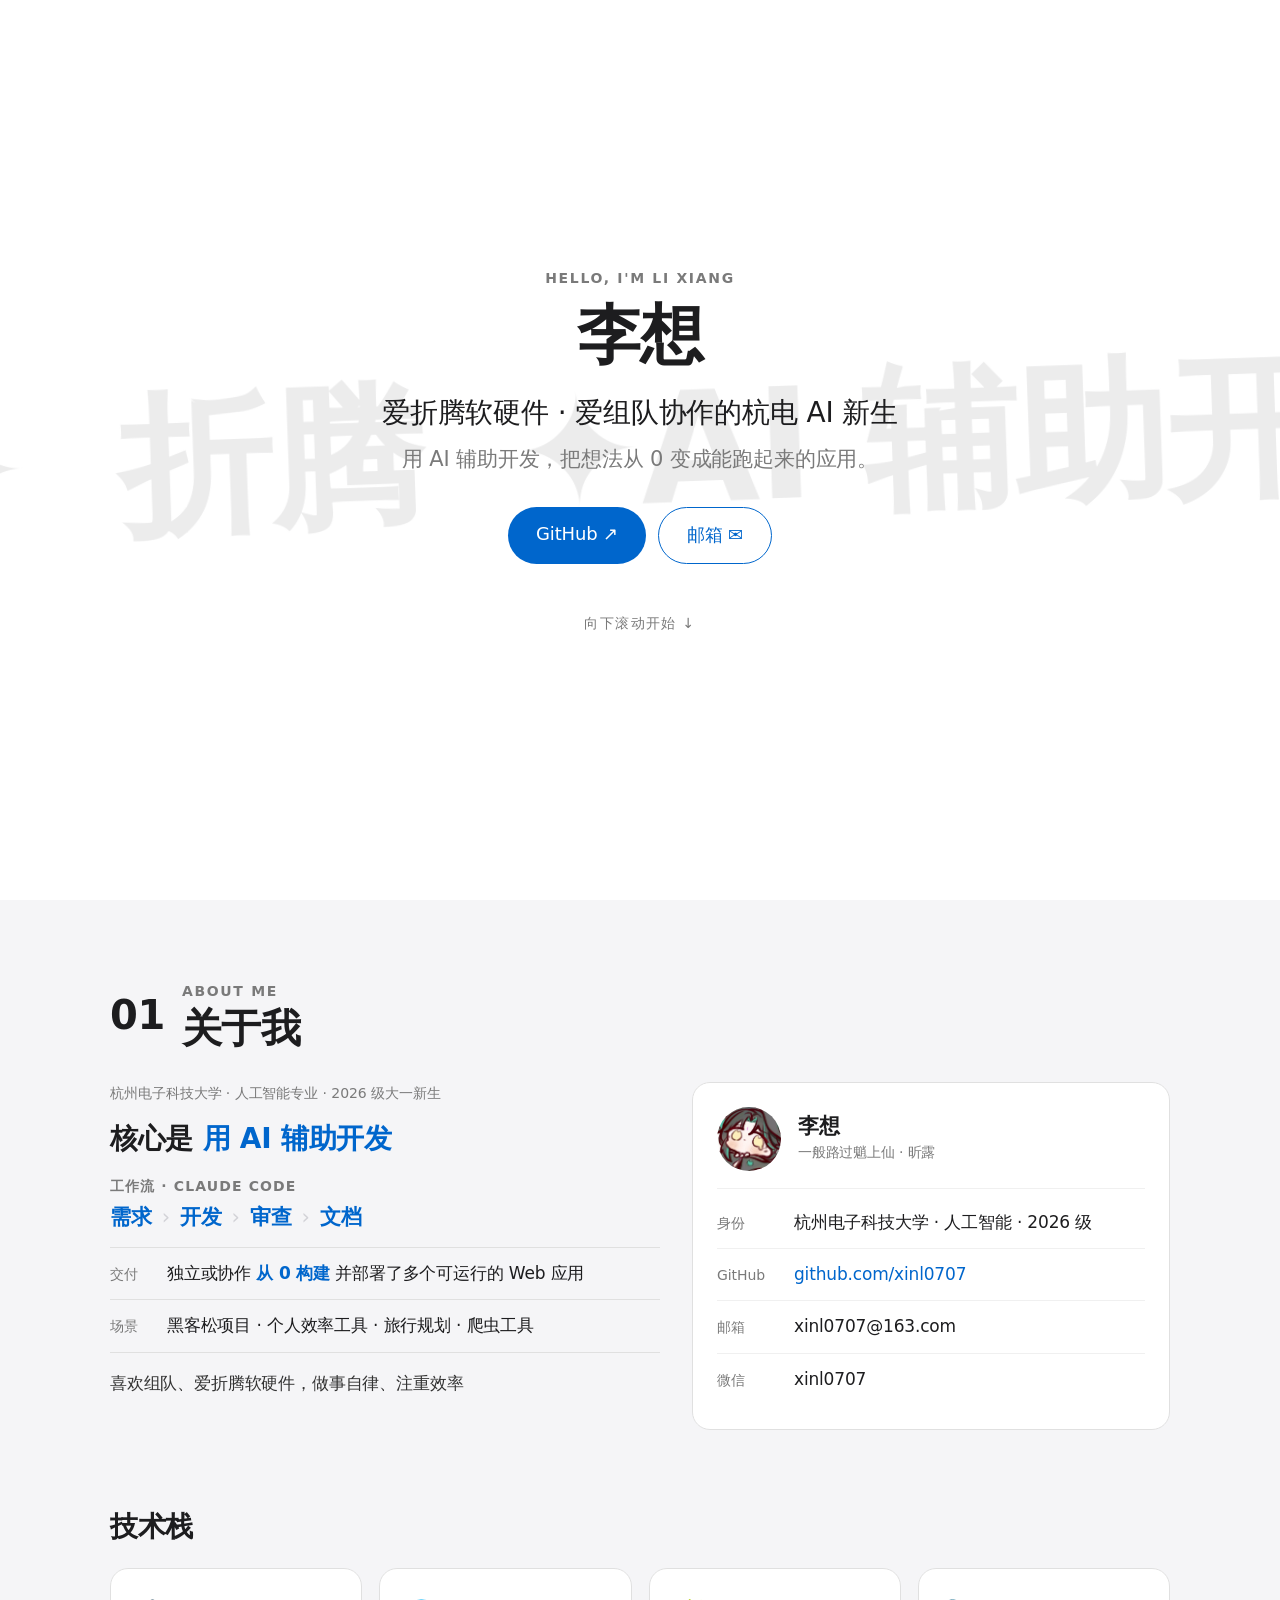
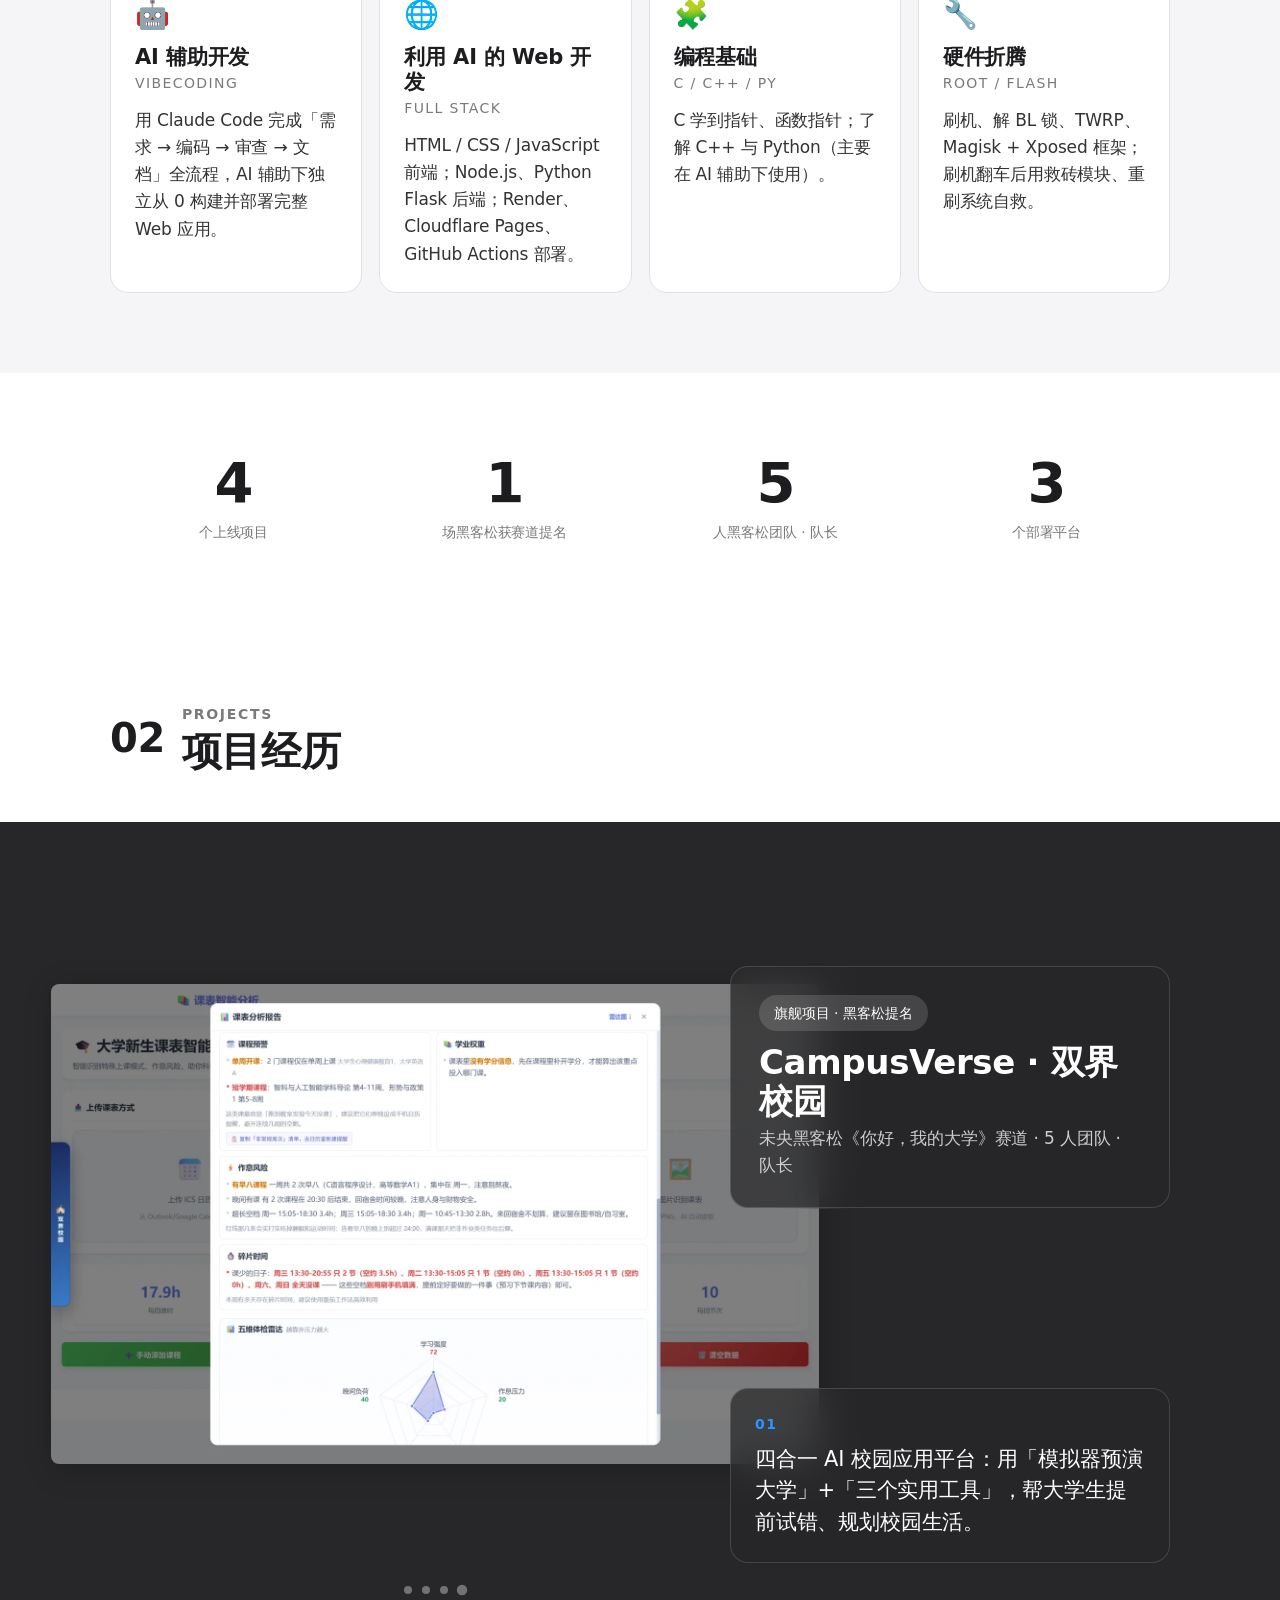
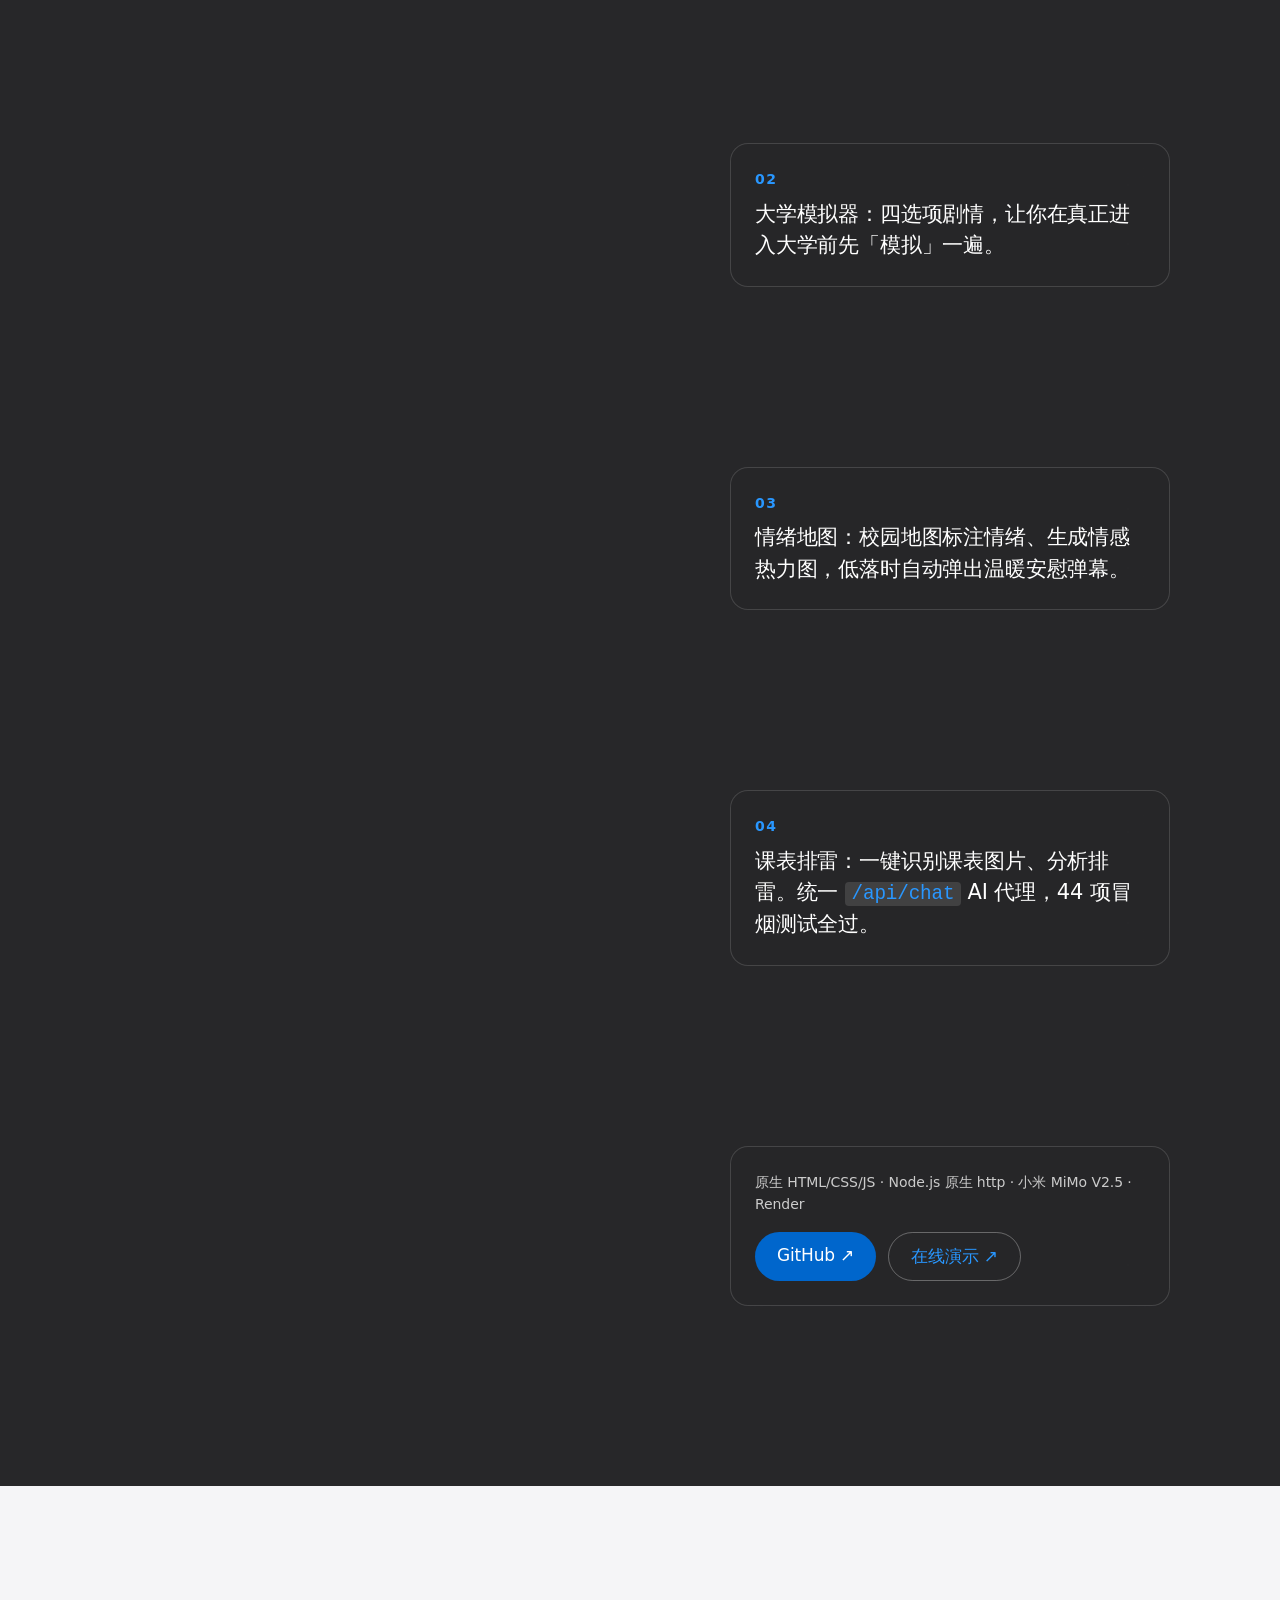
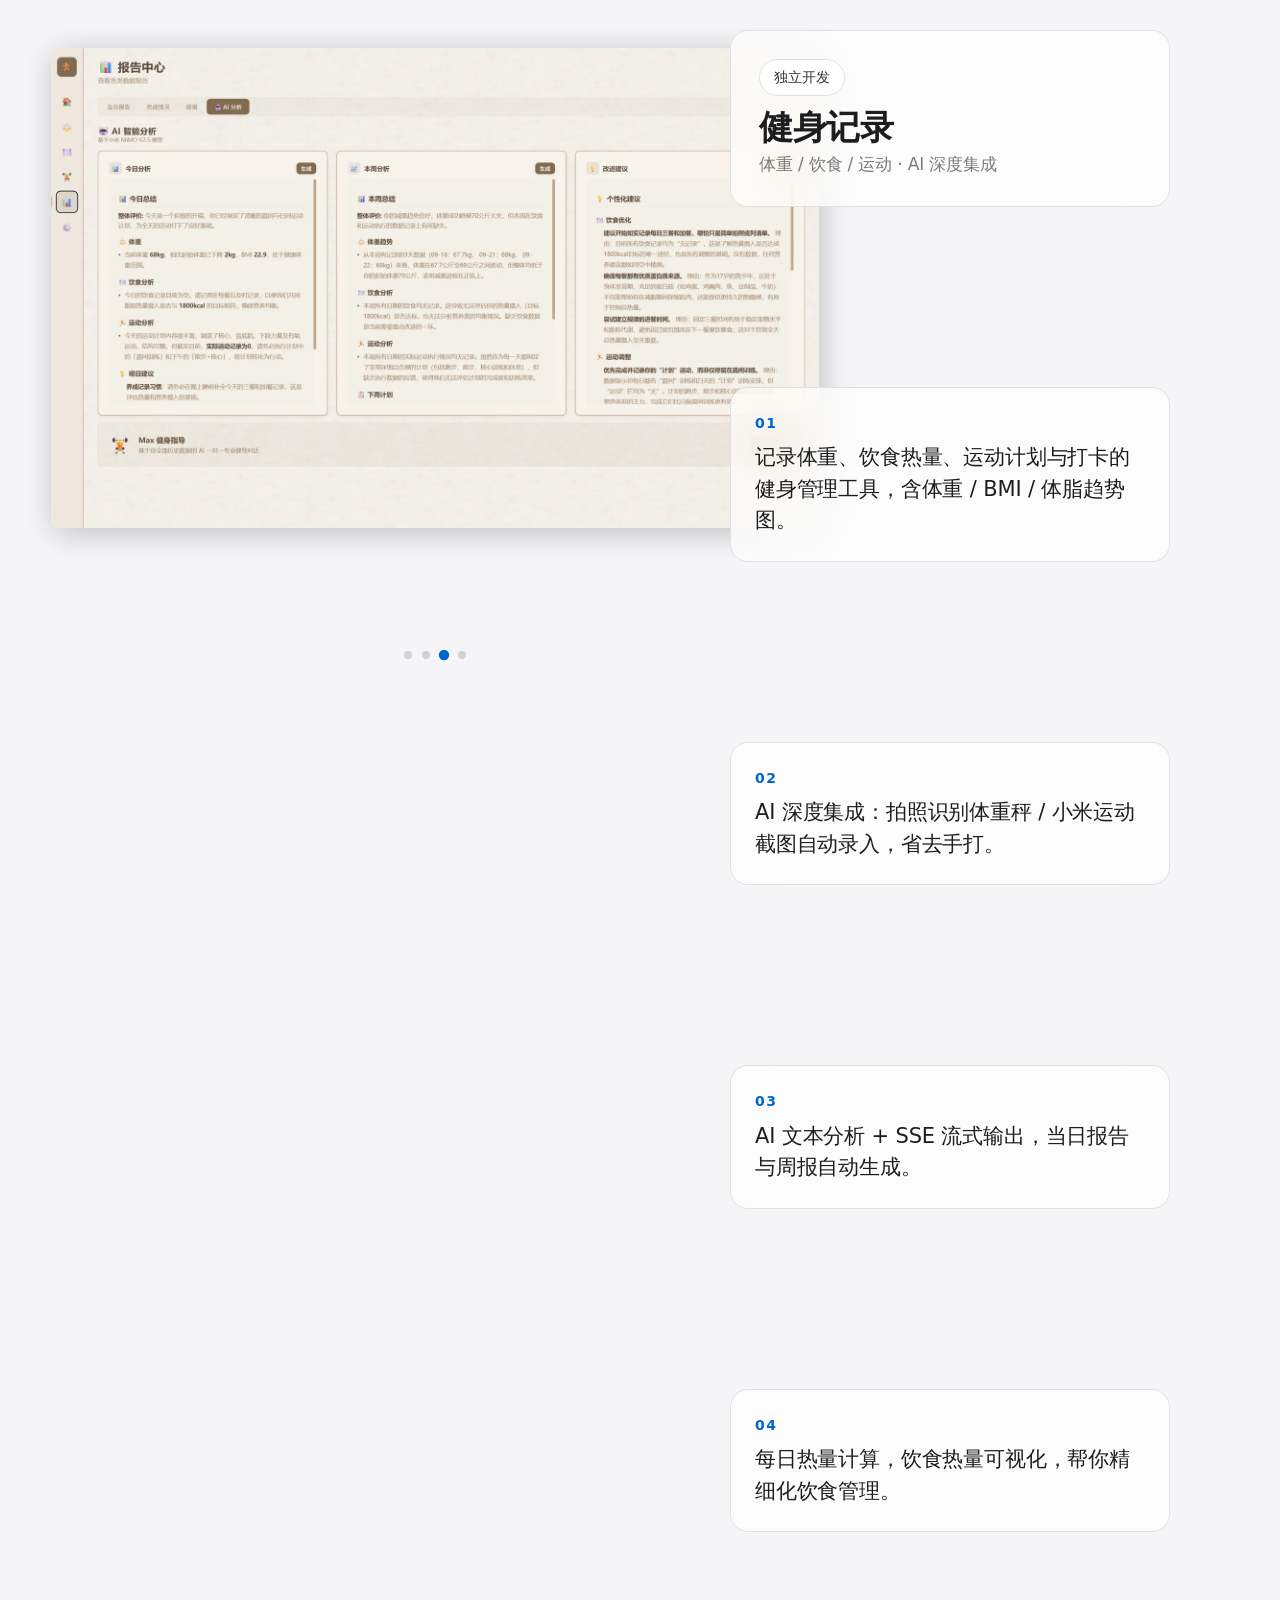
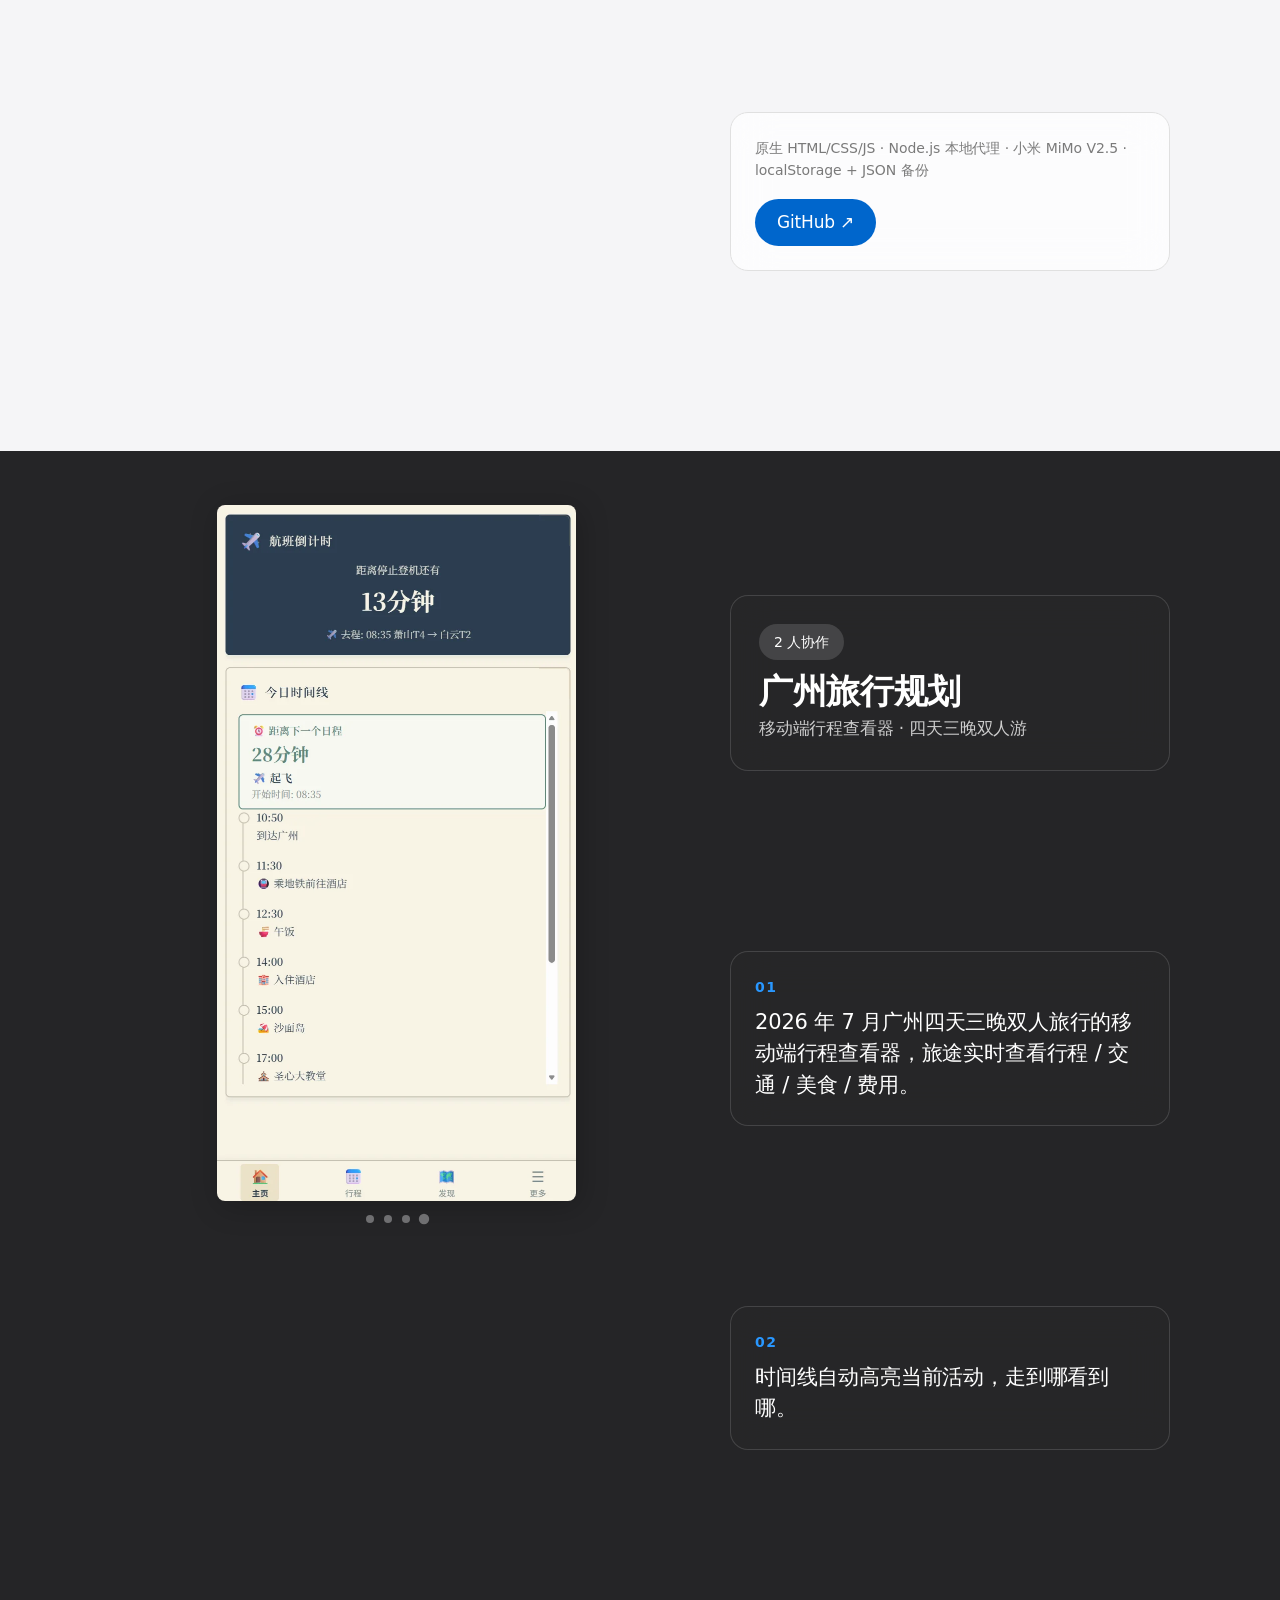
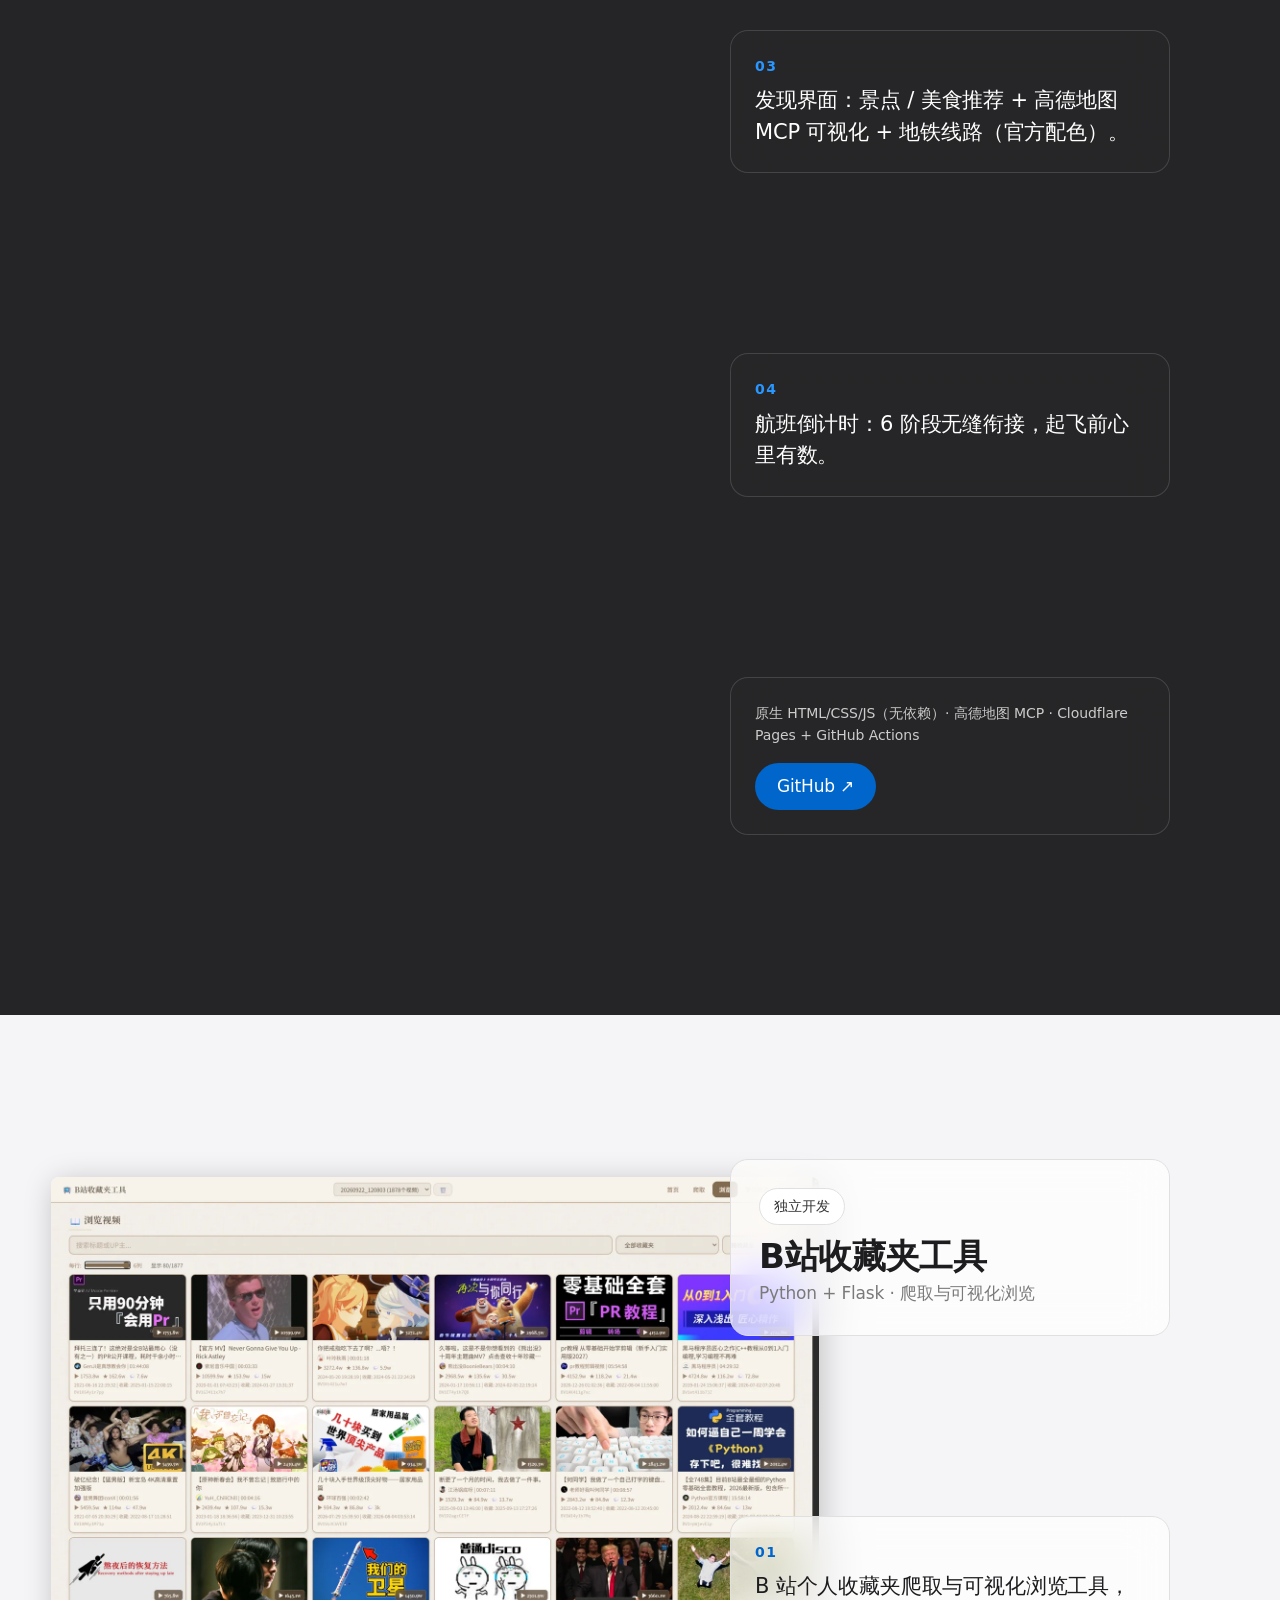
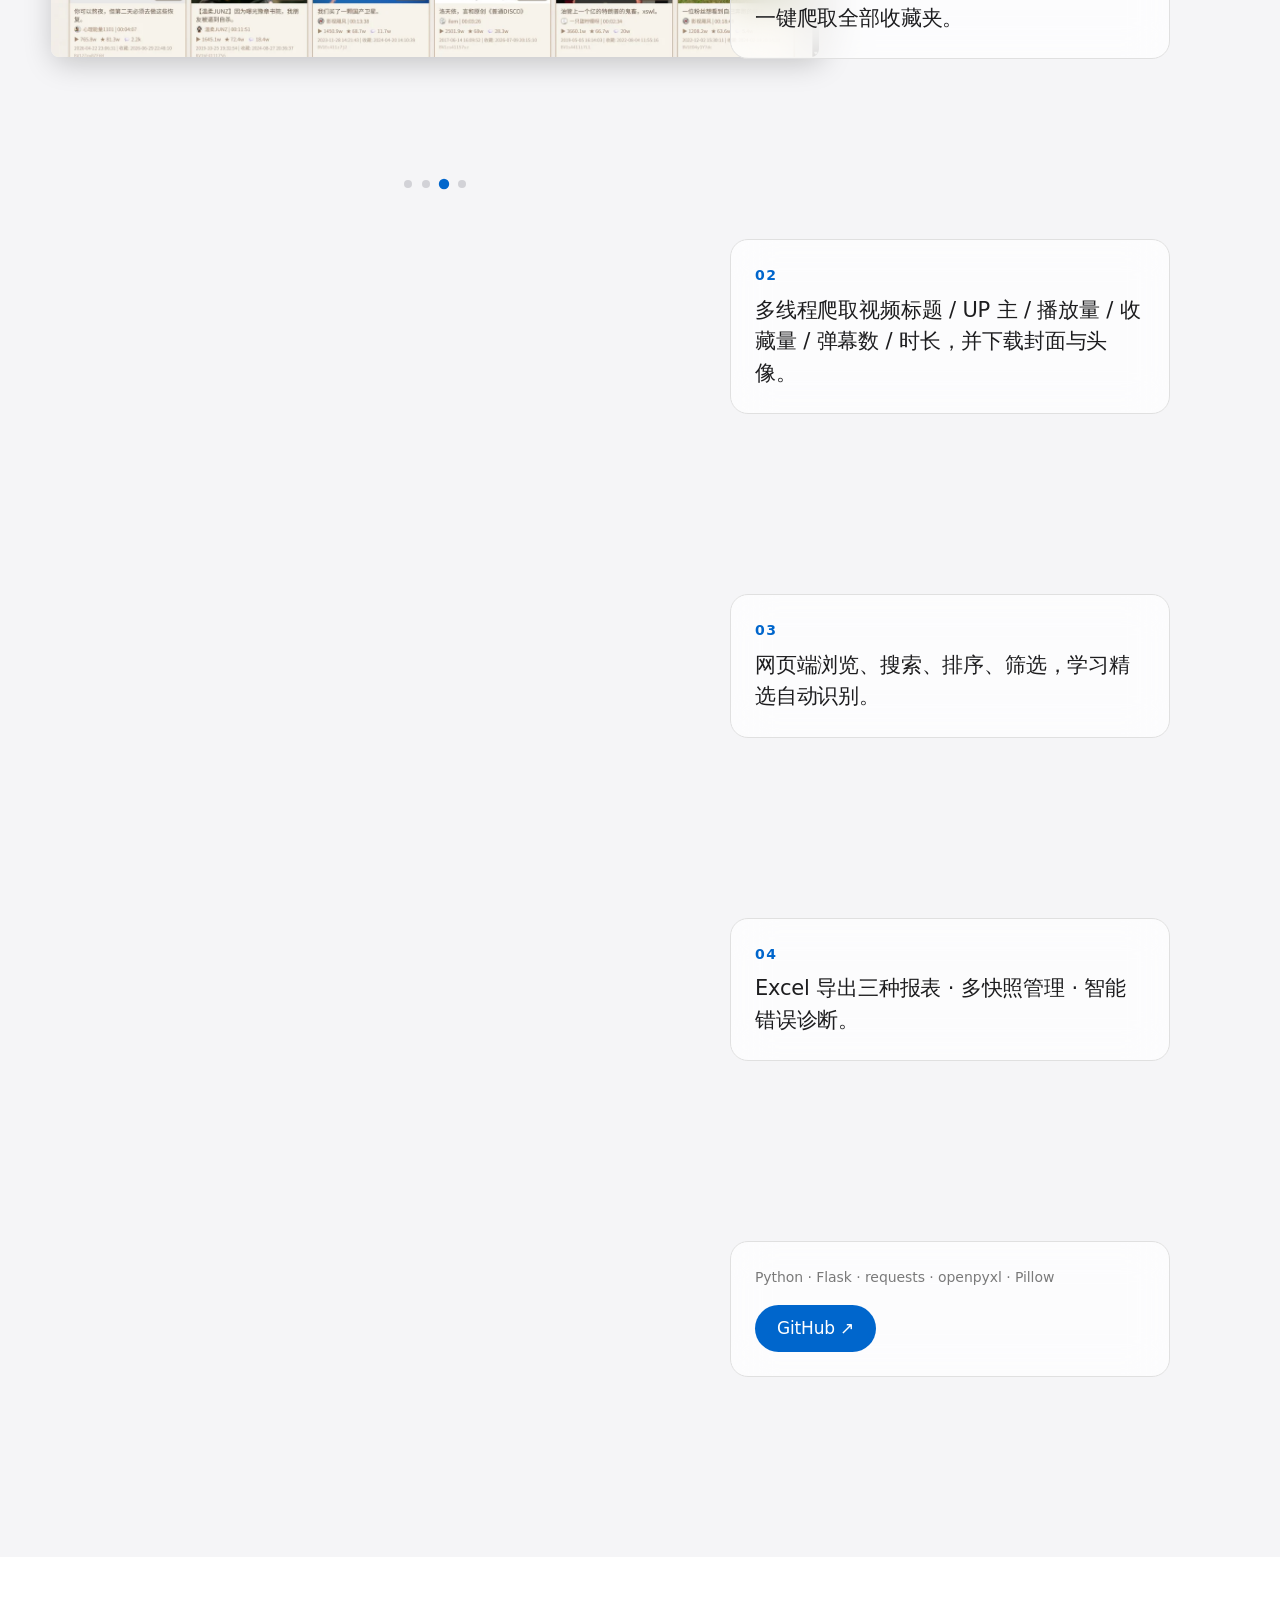
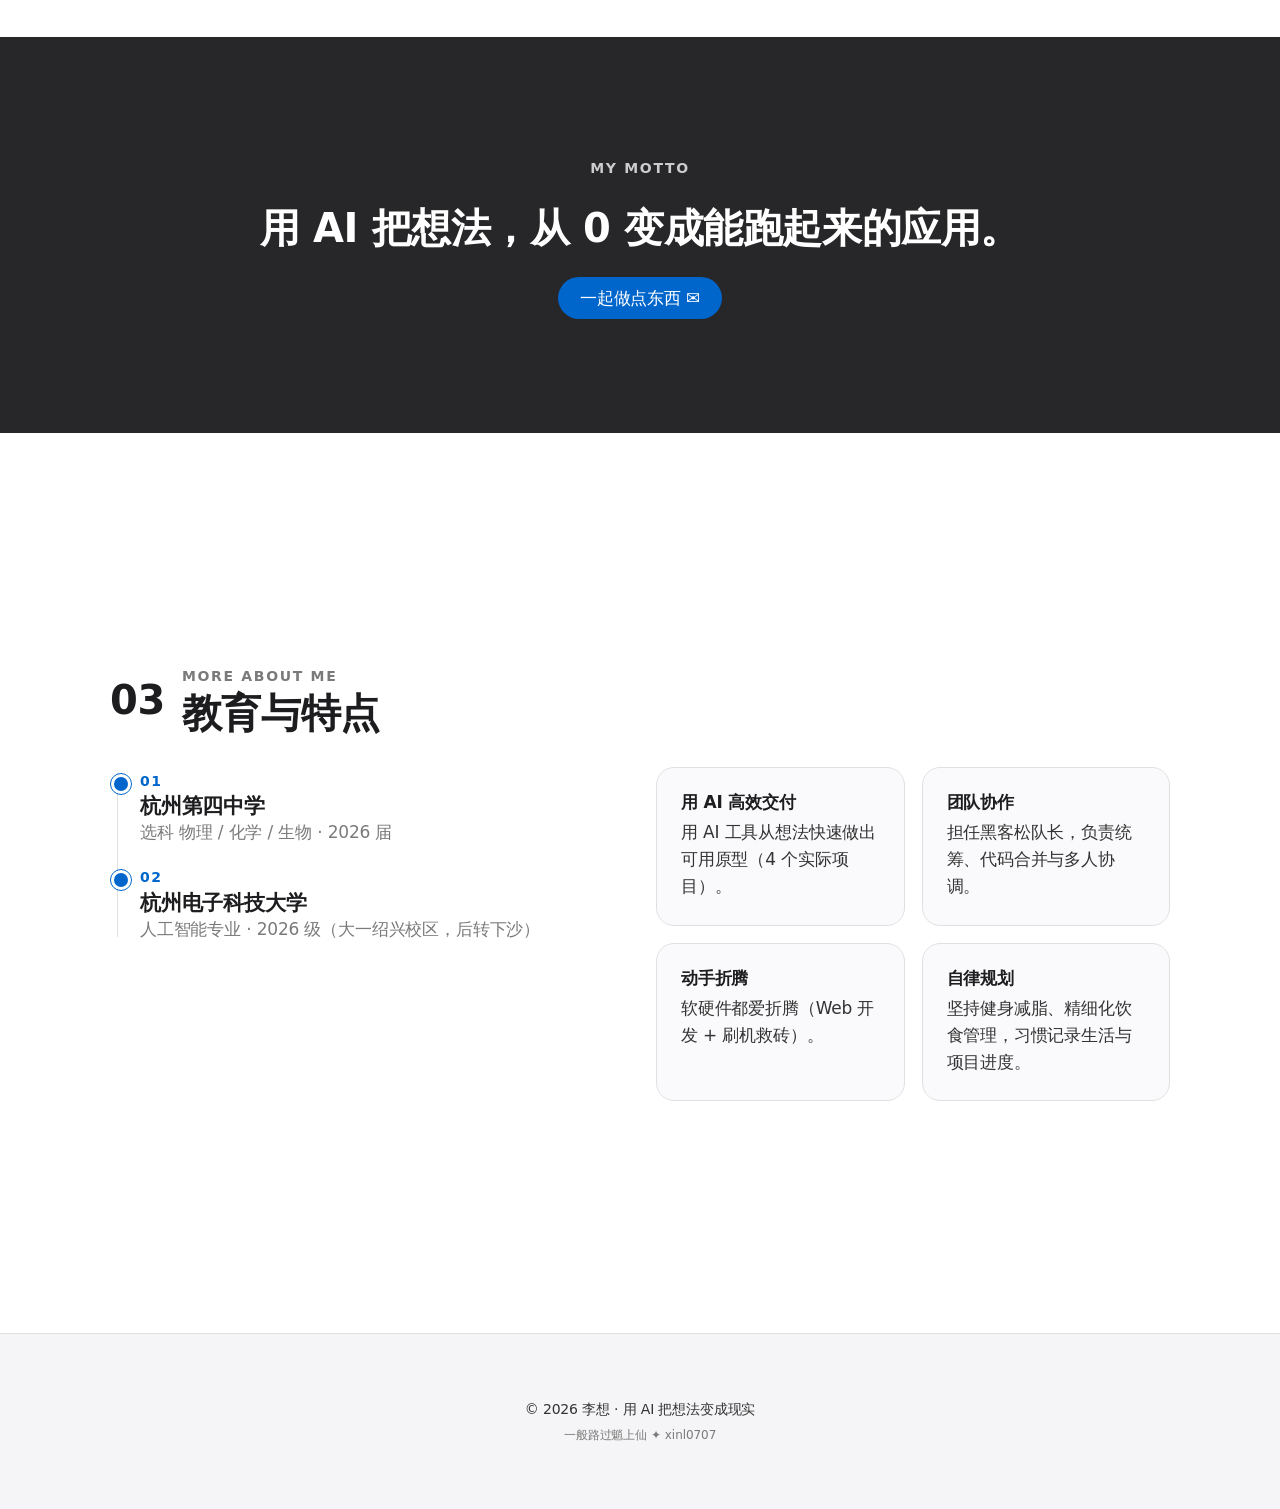
<file: index.html>
<!DOCTYPE html>
<html lang="zh-CN">
<head>
  <meta charset="UTF-8">
  <meta name="viewport" content="width=device-width, initial-scale=1.0">
  <title>李想 · 一般路过魈上仙 · 杭电 AI 新生</title>
  <meta name="description" content="李想的技术作品集 —— 杭州电子科技大学人工智能 2026 级，用 AI 辅助开发的折腾青年。">
  <meta name="theme-color" content="#ffffff">
  <link rel="icon" href="data:image/svg+xml,<svg xmlns='http://www.w3.org/2000/svg' viewBox='0 0 100 100'><text y='.9em' font-size='90'>🍎</text></svg>">
  <link rel="stylesheet" href="style.css">
  <!-- 提前打 JS 标记，避免渐入动画闪一下（FOUC） -->
  <script>document.documentElement.classList.add('js');</script>
</head>
<body>

  <!-- 顶部滚动进度条（Apple Action Blue 单色） -->
  <div class="scroll-progress" id="scrollProgress" aria-hidden="true"></div>

  <!-- 纸纹颗粒（全屏覆盖） -->
  <div class="grain" aria-hidden="true"></div>

  <!-- 顶部固定横向跑马灯（滚动后出现，由 JS 填充内容） -->
  <div class="top-marquee" id="topMarquee" aria-hidden="true"></div>

  <!-- 品类 sub-nav：毛玻璃吸顶，Apple 两段式导航的第二行（锚点 + 联系 CTA） -->
  <div class="sub-nav" id="subNav">
    <span class="sub-nav__title">李想 · 作品集</span>
    <nav class="sub-nav__links" aria-label="章节导航">
      <a href="#about">关于</a>
      <a href="#projects">项目</a>
      <a href="#quote">理念</a>
      <a href="#ending">教育</a>
      <a class="sub-nav__cta" href="mailto:xinl0707@163.com">联系我</a>
    </nav>
  </div>

  <!-- ============ 第一屏：Hero（巨大跑马灯背景） ============ -->
  <section class="hero" id="hero">
    <div class="hero-marquee" id="heroMarquee" aria-hidden="true"></div>
    <div class="hero-content">
      <p class="kicker">HELLO, I'M LI XIANG</p>
      <h1 class="hero-name">李想</h1>
      <p class="hero-slogan">爱折腾软硬件 · 爱组队协作的杭电 AI 新生</p>
      <p class="hero-intro">用 AI 辅助开发，把想法从 0 变成能跑起来的应用。</p>
      <div class="hero-links">
        <a class="btn" href="https://github.com/xinl0707" target="_blank" rel="noopener">GitHub ↗</a>
        <a class="btn btn-ghost" href="mailto:xinl0707@163.com">邮箱 ✉</a>
      </div>
      <p class="scroll-hint" aria-hidden="true">向下滚动开始 ↓</p>
    </div>
  </section>

  <!-- ============ 第二屏：关于我 + 技术栈（合并） ============ -->
  <section class="screen" id="about">
    <header class="section-head reveal">
      <span class="section-num">01</span>
      <div>
        <p class="kicker">ABOUT ME</p>
        <h2 class="section-title">关于我</h2>
      </div>
    </header>

    <div class="about-top">
      <div class="about-col reveal reveal-left">
        <!-- 层 1：身份 -->
        <p class="about-role">杭州电子科技大学 · 人工智能专业 · 2026 级大一新生</p>

        <!-- 层 2：主张 -->
        <p class="about-claim">核心是 <span class="mark">用 AI 辅助开发</span></p>

        <!-- 层 3：流程链 -->
        <div class="about-block">
          <p class="about-label">工作流 · CLAUDE CODE</p>
          <p class="about-flow">
            <span>需求</span><span class="flow-sep">›</span>
            <span>开发</span><span class="flow-sep">›</span>
            <span>审查</span><span class="flow-sep">›</span>
            <span>文档</span>
          </p>
        </div>

        <!-- 层 4：交付 / 场景 -->
        <div class="about-points">
          <div class="about-point">
            <span class="about-tag">交付</span>
            <p>独立或协作 <span class="mark">从 0 构建</span> 并部署了多个可运行的 Web 应用</p>
          </div>
          <div class="about-point">
            <span class="about-tag">场景</span>
            <p>黑客松项目 · 个人效率工具 · 旅行规划 · 爬虫工具</p>
          </div>
        </div>

        <!-- 层 5：收尾 -->
        <p class="about-close">喜欢组队、爱折腾软硬件，做事自律、注重效率</p>
      </div>
      <div class="id-card reveal reveal-right">
        <div class="id-head">
          <img class="id-avatar" src="assets/avatar.webp" alt="李想头像" loading="lazy" decoding="async">
          <div>
            <p class="id-name">李想</p>
            <p class="id-nick">一般路过魈上仙 · 昕露</p>
          </div>
        </div>
        <dl class="id-list">
          <div class="id-row"><dt>身份</dt><dd>杭州电子科技大学 · 人工智能 · 2026 级</dd></div>
          <div class="id-row"><dt>GitHub</dt><dd><a href="https://github.com/xinl0707" target="_blank" rel="noopener">github.com/xinl0707</a></dd></div>
          <div class="id-row"><dt>邮箱</dt><dd>xinl0707@163.com</dd></div>
          <div class="id-row"><dt>微信</dt><dd>xinl0707</dd></div>
        </dl>
      </div>
    </div>

    <div class="skills-block reveal">
      <h3 class="skills-subhead">技术栈</h3>
      <div class="skill-grid">
        <div class="skill-card">
          <span class="skill-icon">🤖</span>
          <h4 class="skill-title">AI 辅助开发</h4>
          <p class="skill-tag">VIBECODING</p>
          <p class="skill-desc">用 Claude Code 完成「需求 → 编码 → 审查 → 文档」全流程，AI 辅助下独立从 0 构建并部署完整 Web 应用。</p>
        </div>
        <div class="skill-card">
          <span class="skill-icon">🌐</span>
          <h4 class="skill-title">利用 AI 的 Web 开发</h4>
          <p class="skill-tag">FULL STACK</p>
          <p class="skill-desc">HTML / CSS / JavaScript 前端；Node.js、Python Flask 后端；Render、Cloudflare Pages、GitHub Actions 部署。</p>
        </div>
        <div class="skill-card">
          <span class="skill-icon">🧩</span>
          <h4 class="skill-title">编程基础</h4>
          <p class="skill-tag">C / C++ / PY</p>
          <p class="skill-desc">C 学到指针、函数指针；了解 C++ 与 Python（主要在 AI 辅助下使用）。</p>
        </div>
        <div class="skill-card">
          <span class="skill-icon">🔧</span>
          <h4 class="skill-title">硬件折腾</h4>
          <p class="skill-tag">ROOT / FLASH</p>
          <p class="skill-desc">刷机、解 BL 锁、TWRP、Magisk + Xposed 框架；刷机翻车后用救砖模块、重刷系统自救。</p>
        </div>
      </div>
    </div>
  </section>

  <!-- ============ 数据成就带（大数字 + count-up） ============ -->
  <section class="stats" id="stats" aria-label="数据亮点">
    <div class="stats-grid reveal">
      <div class="stat">
        <span class="stat-num" data-count="4">4</span>
        <span class="stat-label">个上线项目</span>
      </div>
      <div class="stat">
        <span class="stat-num" data-count="1">1</span>
        <span class="stat-label">场黑客松获赛道提名</span>
      </div>
      <div class="stat">
        <span class="stat-num" data-count="5">5</span>
        <span class="stat-label">人黑客松团队 · 队长</span>
      </div>
      <div class="stat">
        <span class="stat-num" data-count="3">3</span>
        <span class="stat-label">个部署平台</span>
      </div>
    </div>
  </section>

  <!-- ============ 第三屏：项目经历（scrollytelling） ============ -->
  <section class="projects" id="projects">
    <header class="section-head reveal">
      <span class="section-num">02</span>
      <div>
        <p class="kicker">PROJECTS</p>
        <h2 class="section-title">项目经历</h2>
      </div>
    </header>

    <!-- 项目 1：CampusVerse -->
    <article class="project">
      <div class="project__media">
        <div class="project__img is-active project__img--fill"><img loading="lazy" decoding="async" src="assets/campusverse-home.webp" alt="CampusVerse 主网页"></div>
        <div class="project__img"><img loading="lazy" decoding="async" src="assets/campusverse-simulator-start.webp" alt="大学模拟器·启程"></div>
        <div class="project__img"><img loading="lazy" decoding="async" src="assets/campusverse-mood-danmaku.webp" alt="情绪地图·安慰弹幕"></div>
        <div class="project__img"><img loading="lazy" decoding="async" src="assets/campusverse-schedule-analysis.webp" alt="课表排雷·分析"></div>
      </div>
      <div class="project__body">
        <div class="project__head">
          <span class="badge">旗舰项目 · 黑客松提名</span>
          <h3 class="project-title">CampusVerse · 双界校园</h3>
          <p class="project-sub">未央黑客松《你好，我的大学》赛道 · 5 人团队 · 队长</p>
        </div>
        <div class="project__step" data-step="0">
          <span class="step-num">01</span>
          <p>四合一 AI 校园应用平台：用「模拟器预演大学」+「三个实用工具」，帮大学生提前试错、规划校园生活。</p>
        </div>
        <div class="project__step" data-step="1">
          <span class="step-num">02</span>
          <p>大学模拟器：四选项剧情，让你在真正进入大学前先「模拟」一遍。</p>
        </div>
        <div class="project__step" data-step="2">
          <span class="step-num">03</span>
          <p>情绪地图：校园地图标注情绪、生成情感热力图，低落时自动弹出温暖安慰弹幕。</p>
        </div>
        <div class="project__step" data-step="3">
          <span class="step-num">04</span>
          <p>课表排雷：一键识别课表图片、分析排雷。统一 <code>/api/chat</code> AI 代理，44 项冒烟测试全过。</p>
        </div>
        <div class="project__meta">
          <p class="project-tech">原生 HTML/CSS/JS · Node.js 原生 http · 小米 MiMo V2.5 · Render</p>
          <div class="project__links">
            <a class="btn" href="https://github.com/xinl0707/campusverse" target="_blank" rel="noopener">GitHub ↗</a>
            <a class="btn btn-ghost" href="https://campusverse-dk0n.onrender.com/" target="_blank" rel="noopener">在线演示 ↗</a>
          </div>
        </div>
      </div>
    </article>

    <!-- 项目 2：健身记录 -->
    <article class="project">
      <div class="project__media">
        <div class="project__img is-active"><img loading="lazy" decoding="async" src="assets/fitness-home.webp" alt="健身记录主界面"></div>
        <div class="project__img"><img loading="lazy" decoding="async" src="assets/fitness-food-analysis.webp" alt="AI 食物分析"></div>
        <div class="project__img"><img loading="lazy" decoding="async" src="assets/fitness-ai-summary.webp" alt="AI 总结界面"></div>
        <div class="project__img"><img loading="lazy" decoding="async" src="assets/fitness-calorie.webp" alt="每日热量计算"></div>
      </div>
      <div class="project__body">
        <div class="project__head">
          <span class="badge">独立开发</span>
          <h3 class="project-title">健身记录</h3>
          <p class="project-sub">体重 / 饮食 / 运动 · AI 深度集成</p>
        </div>
        <div class="project__step" data-step="0">
          <span class="step-num">01</span>
          <p>记录体重、饮食热量、运动计划与打卡的健身管理工具，含体重 / BMI / 体脂趋势图。</p>
        </div>
        <div class="project__step" data-step="1">
          <span class="step-num">02</span>
          <p>AI 深度集成：拍照识别体重秤 / 小米运动截图自动录入，省去手打。</p>
        </div>
        <div class="project__step" data-step="2">
          <span class="step-num">03</span>
          <p>AI 文本分析 + SSE 流式输出，当日报告与周报自动生成。</p>
        </div>
        <div class="project__step" data-step="3">
          <span class="step-num">04</span>
          <p>每日热量计算，饮食热量可视化，帮你精细化饮食管理。</p>
        </div>
        <div class="project__meta">
          <p class="project-tech">原生 HTML/CSS/JS · Node.js 本地代理 · 小米 MiMo V2.5 · localStorage + JSON 备份</p>
          <div class="project__links">
            <a class="btn" href="https://github.com/xinl0707/weight-tracker" target="_blank" rel="noopener">GitHub ↗</a>
          </div>
        </div>
      </div>
    </article>

    <!-- 项目 3：广州旅行（竖屏截图，完整展示） -->
    <article class="project project--portrait">
      <div class="project__media">
        <div class="project__img is-active"><img loading="lazy" decoding="async" src="assets/trip-discovery.webp" alt="发现界面·高德导航"></div>
        <div class="project__img"><img loading="lazy" decoding="async" src="assets/trip-today-schedule.webp" alt="今日日程"></div>
        <div class="project__img"><img loading="lazy" decoding="async" src="assets/trip-safety.webp" alt="安全预警建议"></div>
        <div class="project__img"><img loading="lazy" decoding="async" src="assets/trip-flight.webp" alt="航班倒计时"></div>
      </div>
      <div class="project__body">
        <div class="project__head">
          <span class="badge">2 人协作</span>
          <h3 class="project-title">广州旅行规划</h3>
          <p class="project-sub">移动端行程查看器 · 四天三晚双人游</p>
        </div>
        <div class="project__step" data-step="0">
          <span class="step-num">01</span>
          <p>2026 年 7 月广州四天三晚双人旅行的移动端行程查看器，旅途实时查看行程 / 交通 / 美食 / 费用。</p>
        </div>
        <div class="project__step" data-step="1">
          <span class="step-num">02</span>
          <p>时间线自动高亮当前活动，走到哪看到哪。</p>
        </div>
        <div class="project__step" data-step="2">
          <span class="step-num">03</span>
          <p>发现界面：景点 / 美食推荐 + 高德地图 MCP 可视化 + 地铁线路（官方配色）。</p>
        </div>
        <div class="project__step" data-step="3">
          <span class="step-num">04</span>
          <p>航班倒计时：6 阶段无缝衔接，起飞前心里有数。</p>
        </div>
        <div class="project__meta">
          <p class="project-tech">原生 HTML/CSS/JS（无依赖）· 高德地图 MCP · Cloudflare Pages + GitHub Actions</p>
          <div class="project__links">
            <a class="btn" href="https://github.com/xinl0707/guangzhou-trip" target="_blank" rel="noopener">GitHub ↗</a>
          </div>
        </div>
      </div>
    </article>

    <!-- 项目 4：B站收藏夹 -->
    <article class="project">
      <div class="project__media">
        <div class="project__img is-active"><img loading="lazy" decoding="async" src="assets/bilibili-home.webp" alt="B站收藏夹主界面"></div>
        <div class="project__img"><img loading="lazy" decoding="async" src="assets/bilibili-crawling.webp" alt="爬取过程界面"></div>
        <div class="project__img"><img loading="lazy" decoding="async" src="assets/bilibili-result.webp" alt="爬取结果界面"></div>
        <div class="project__img"><img loading="lazy" decoding="async" src="assets/bilibili-config.webp" alt="配置界面"></div>
      </div>
      <div class="project__body">
        <div class="project__head">
          <span class="badge">独立开发</span>
          <h3 class="project-title">B站收藏夹工具</h3>
          <p class="project-sub">Python + Flask · 爬取与可视化浏览</p>
        </div>
        <div class="project__step" data-step="0">
          <span class="step-num">01</span>
          <p>B 站个人收藏夹爬取与可视化浏览工具，一键爬取全部收藏夹。</p>
        </div>
        <div class="project__step" data-step="1">
          <span class="step-num">02</span>
          <p>多线程爬取视频标题 / UP 主 / 播放量 / 收藏量 / 弹幕数 / 时长，并下载封面与头像。</p>
        </div>
        <div class="project__step" data-step="2">
          <span class="step-num">03</span>
          <p>网页端浏览、搜索、排序、筛选，学习精选自动识别。</p>
        </div>
        <div class="project__step" data-step="3">
          <span class="step-num">04</span>
          <p>Excel 导出三种报表 · 多快照管理 · 智能错误诊断。</p>
        </div>
        <div class="project__meta">
          <p class="project-tech">Python · Flask · requests · openpyxl · Pillow</p>
          <div class="project__links">
            <a class="btn" href="https://github.com/xinl0707/bilibili-favorites-tool" target="_blank" rel="noopener">GitHub ↗</a>
          </div>
        </div>
      </div>
    </article>
  </section>

  <!-- ============ 深色金句瓷砖（明暗节奏 + 单一蓝 CTA） ============ -->
  <section class="quote-tile" id="quote">
    <div class="quote-inner reveal">
      <p class="kicker quote-kicker">MY MOTTO</p>
      <blockquote class="quote-text">用 AI 把想法，从 0 变成能跑起来的应用。</blockquote>
      <a class="btn" href="mailto:xinl0707@163.com">一起做点东西 ✉</a>
    </div>
  </section>

  <!-- ============ 结尾：教育背景 + 个人特点 ============ -->
  <section class="screen ending" id="ending">
    <header class="section-head reveal">
      <span class="section-num">03</span>
      <div>
        <p class="kicker">MORE ABOUT ME</p>
        <h2 class="section-title">教育与特点</h2>
      </div>
    </header>
    <div class="ending-grid">
      <div class="timeline reveal reveal-left">
        <ol class="timeline-list">
          <li class="timeline-item">
            <span class="timeline-num">01</span>
            <div>
              <h3 class="timeline-title">杭州第四中学</h3>
              <p class="timeline-sub">选科 物理 / 化学 / 生物 · 2026 届</p>
            </div>
          </li>
          <li class="timeline-item">
            <span class="timeline-num">02</span>
            <div>
              <h3 class="timeline-title">杭州电子科技大学</h3>
              <p class="timeline-sub">人工智能专业 · 2026 级（大一绍兴校区，后转下沙）</p>
            </div>
          </li>
        </ol>
      </div>
      <div class="hl-grid reveal reveal-right">
        <div class="hl-card"><h3>用 AI 高效交付</h3><p>用 AI 工具从想法快速做出可用原型（4 个实际项目）。</p></div>
        <div class="hl-card"><h3>团队协作</h3><p>担任黑客松队长，负责统筹、代码合并与多人协调。</p></div>
        <div class="hl-card"><h3>动手折腾</h3><p>软硬件都爱折腾（Web 开发 + 刷机救砖）。</p></div>
        <div class="hl-card"><h3>自律规划</h3><p>坚持健身减脂、精细化饮食管理，习惯记录生活与项目进度。</p></div>
      </div>
    </div>
  </section>

  <!-- 页脚 -->
  <footer class="footer">
    <p class="footer-line">© 2026 李想 · 用 AI 把想法变成现实</p>
    <p class="footer-nick">一般路过魈上仙 ✦ xinl0707</p>
  </footer>

  <script src="script.js"></script>
</body>
</html>
</file>
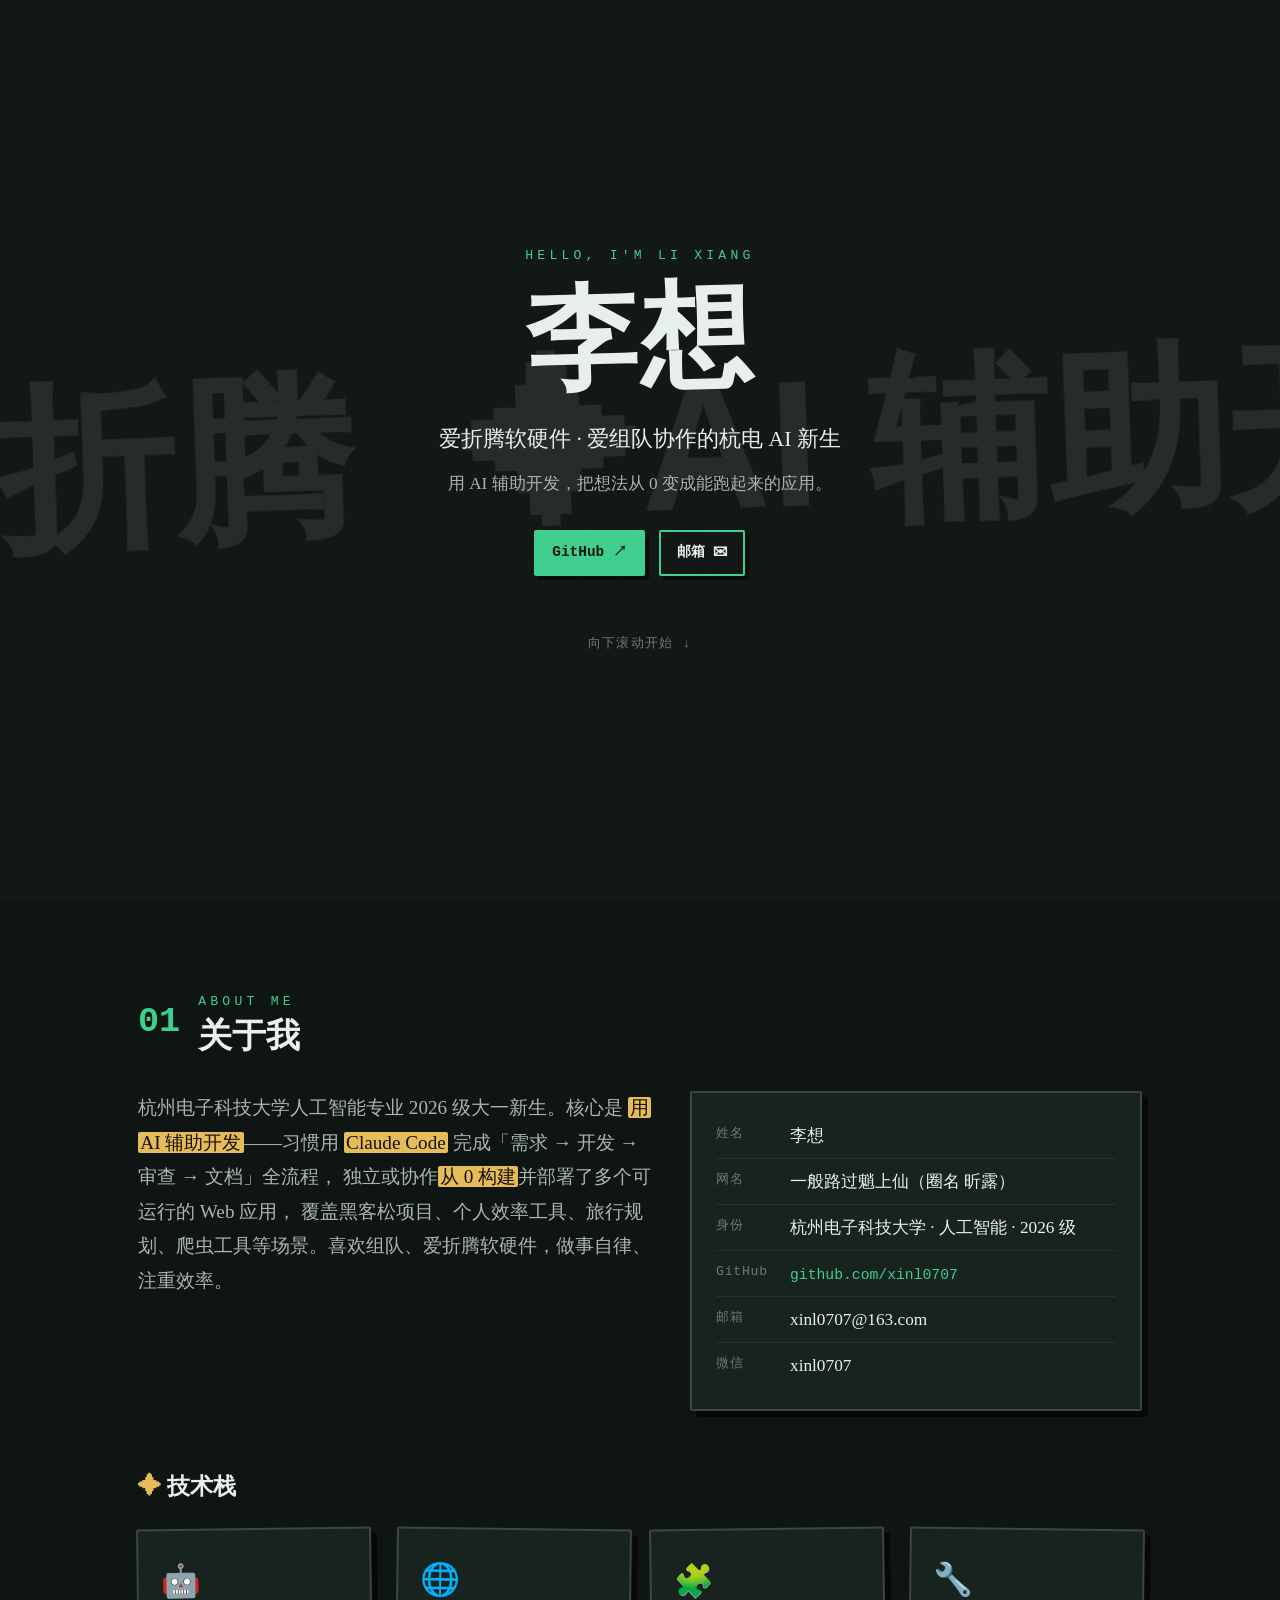
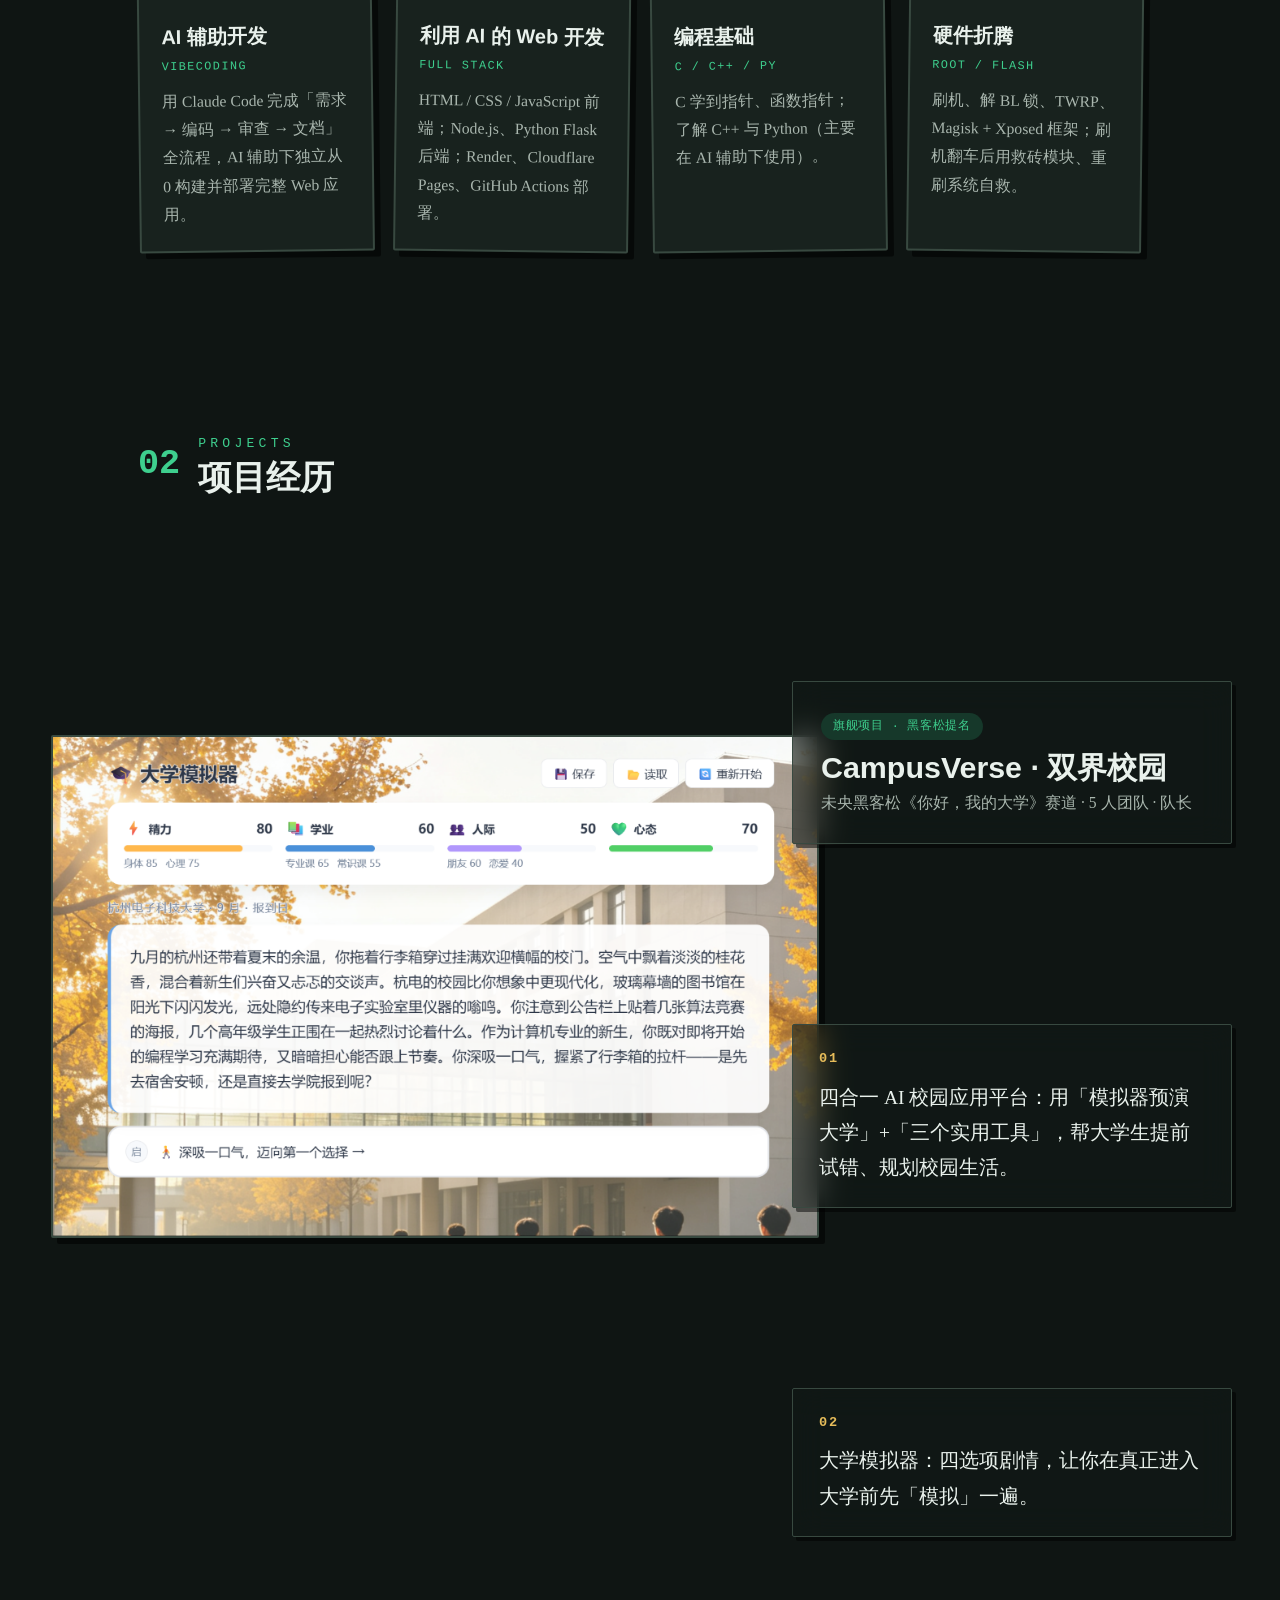
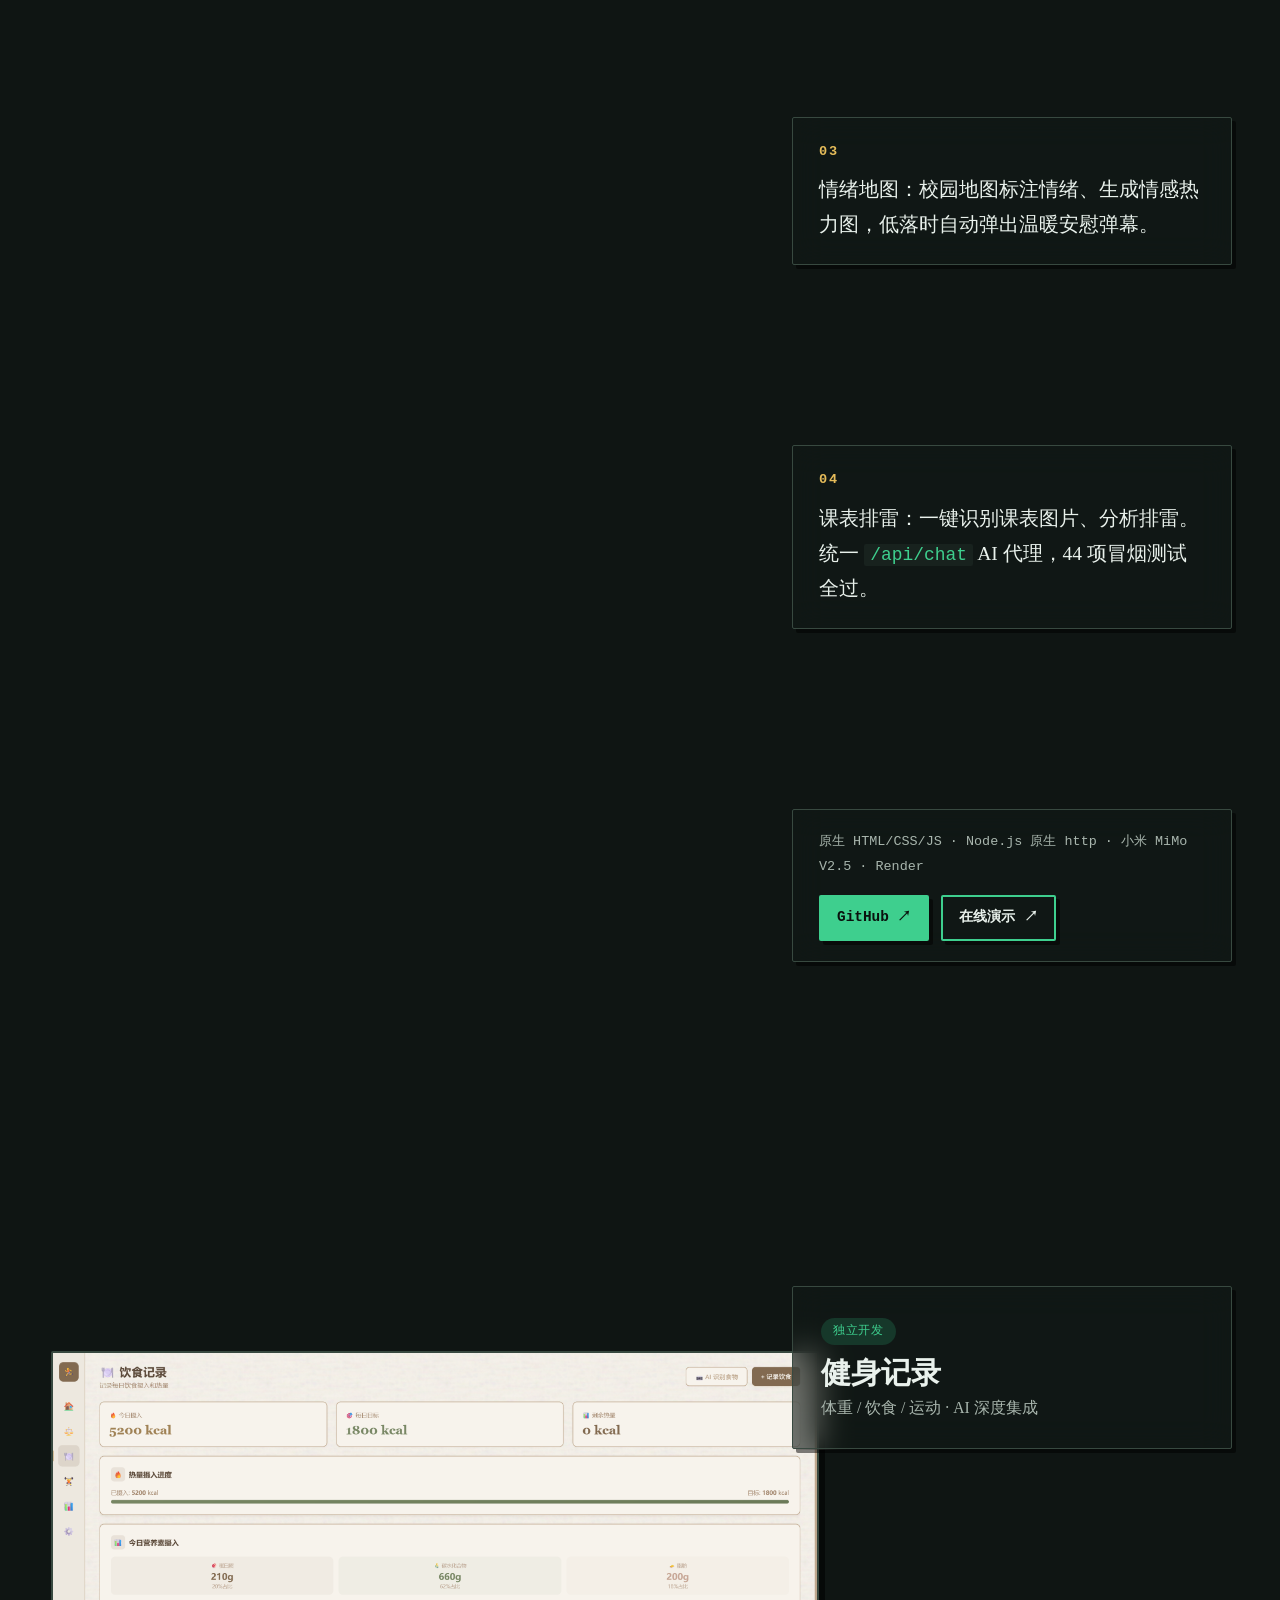
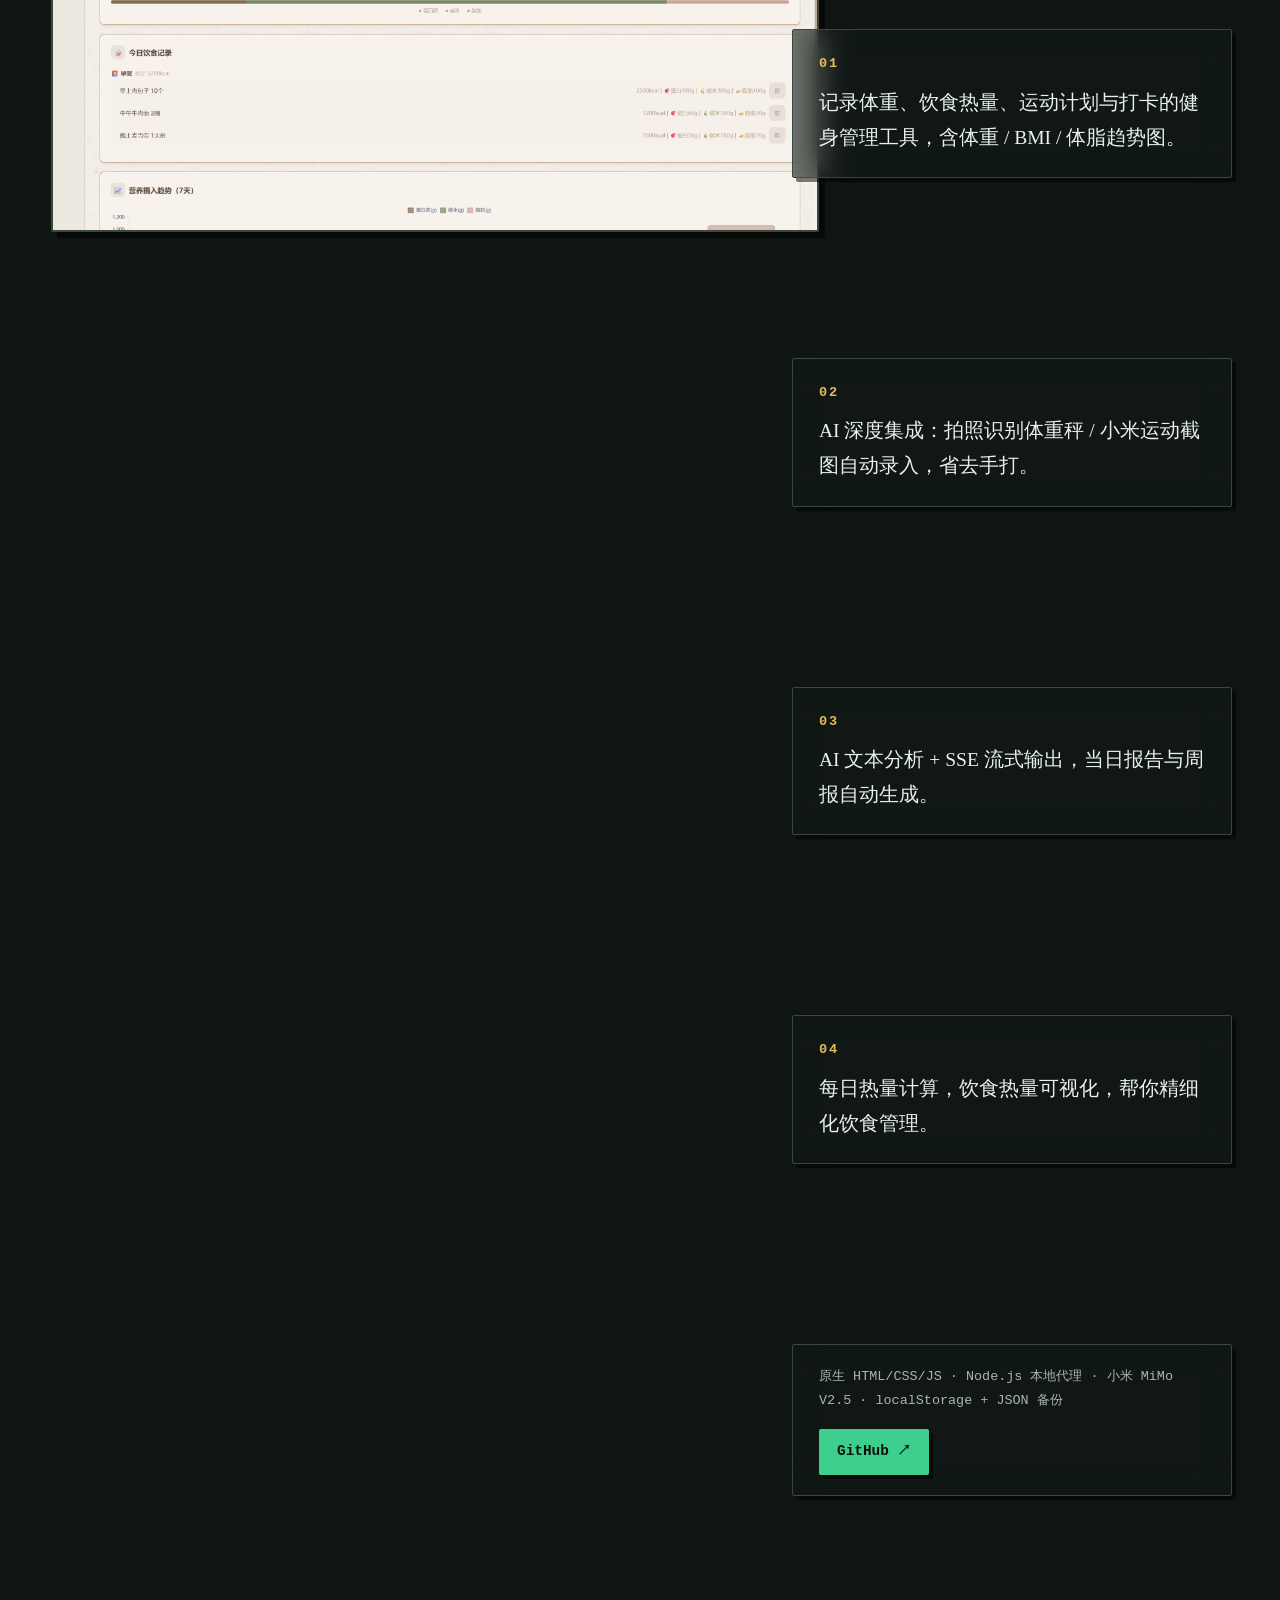
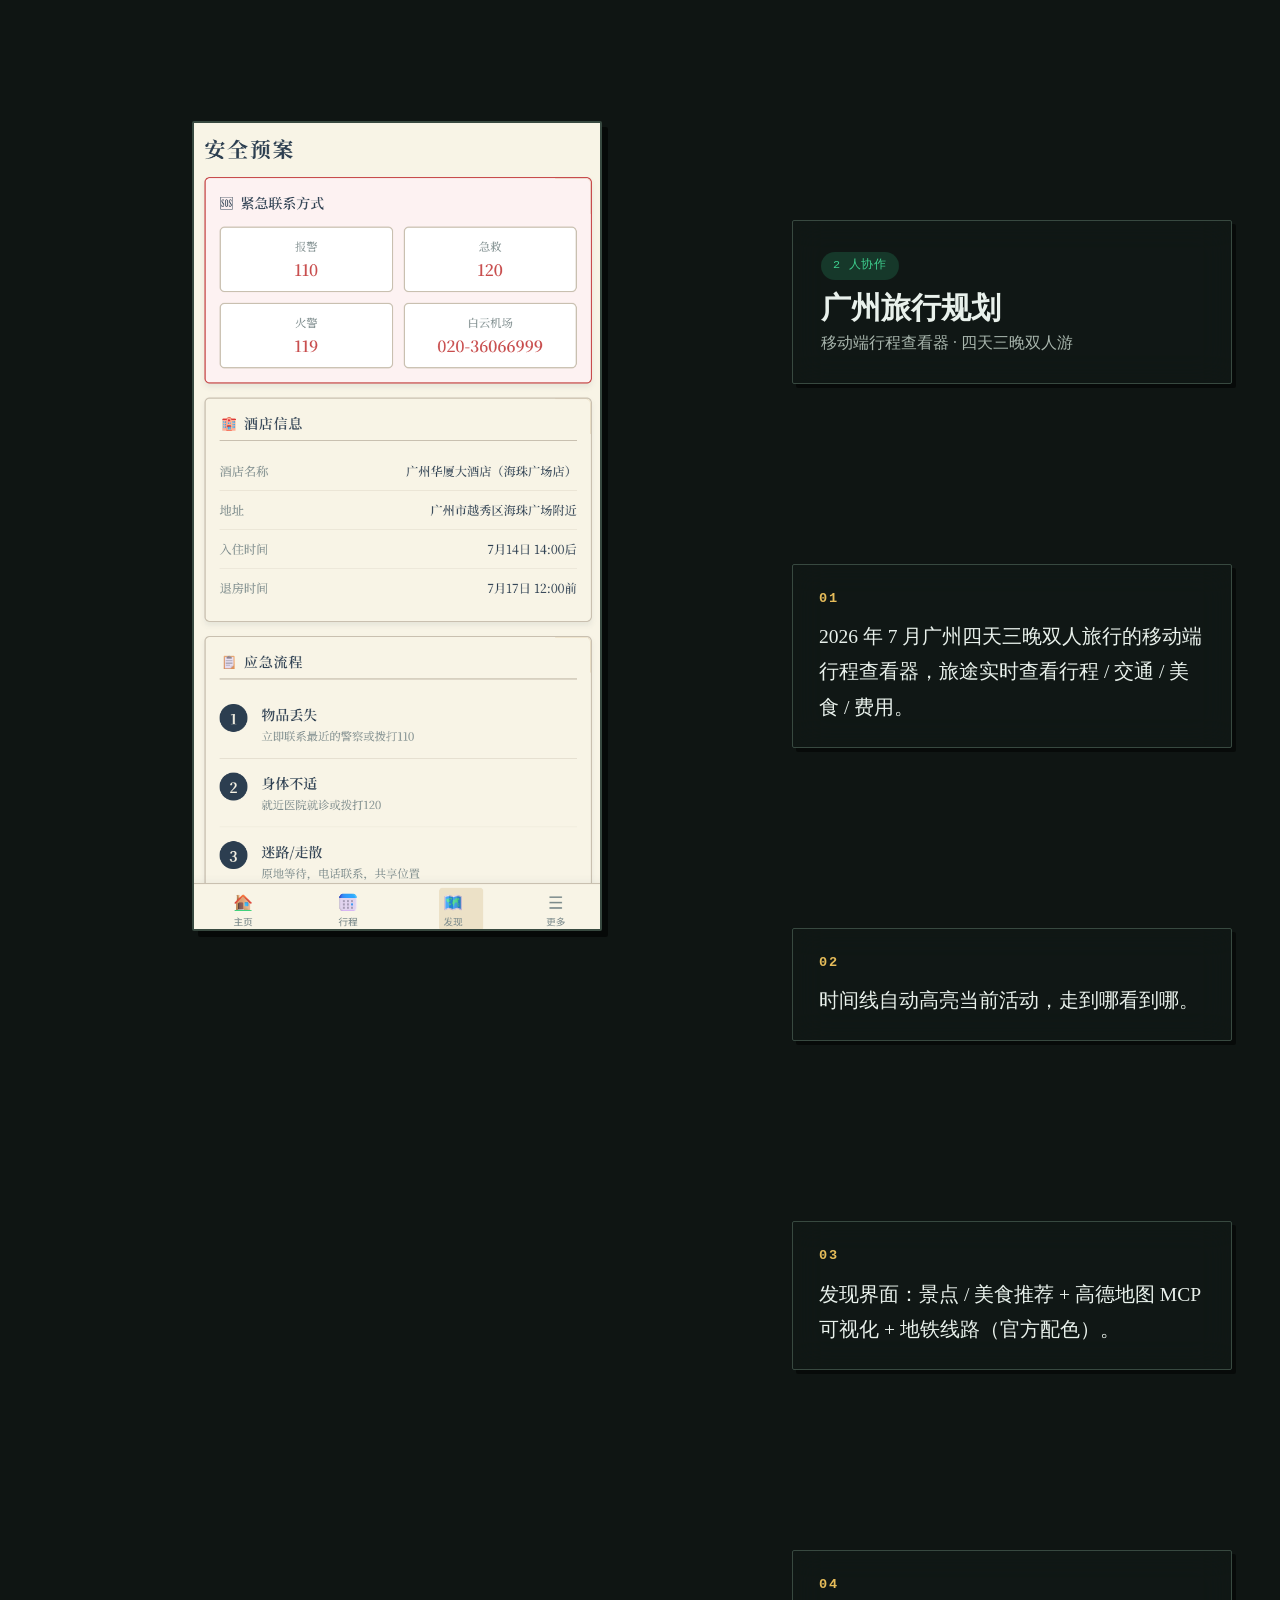
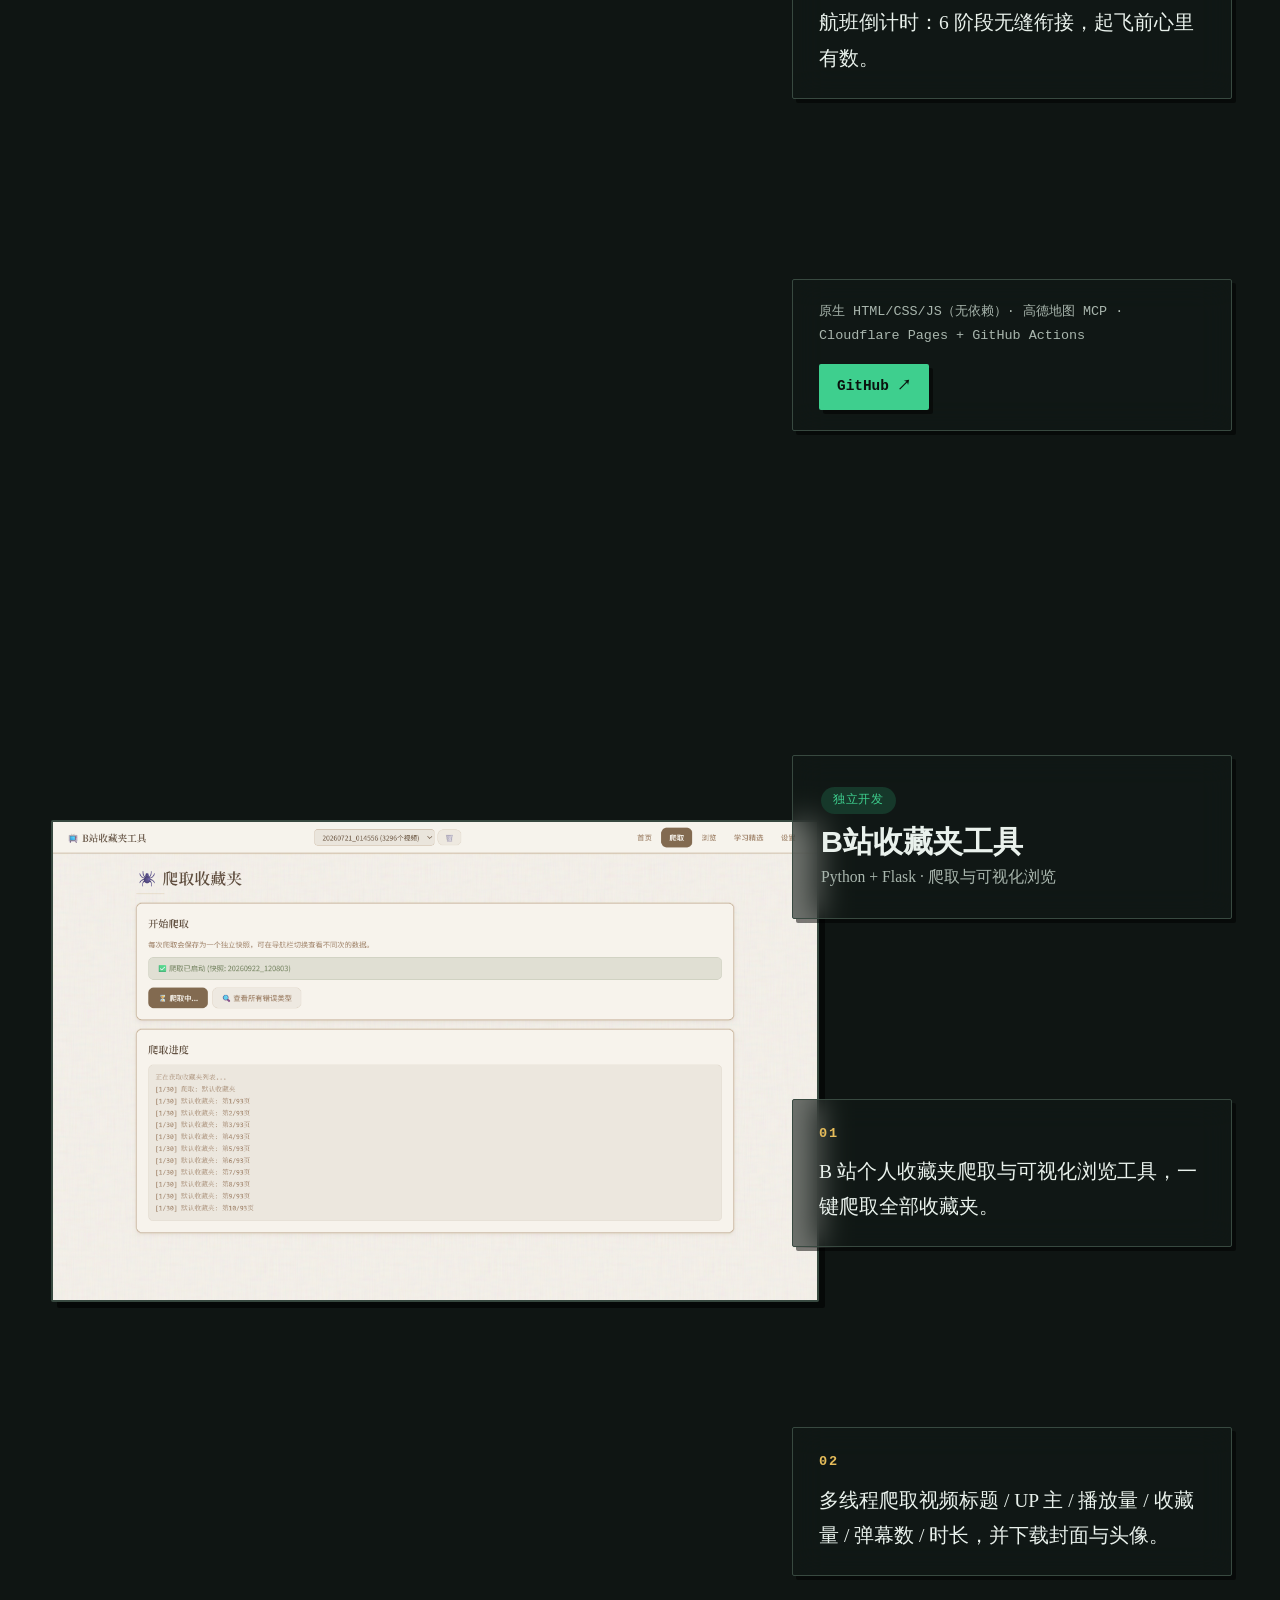
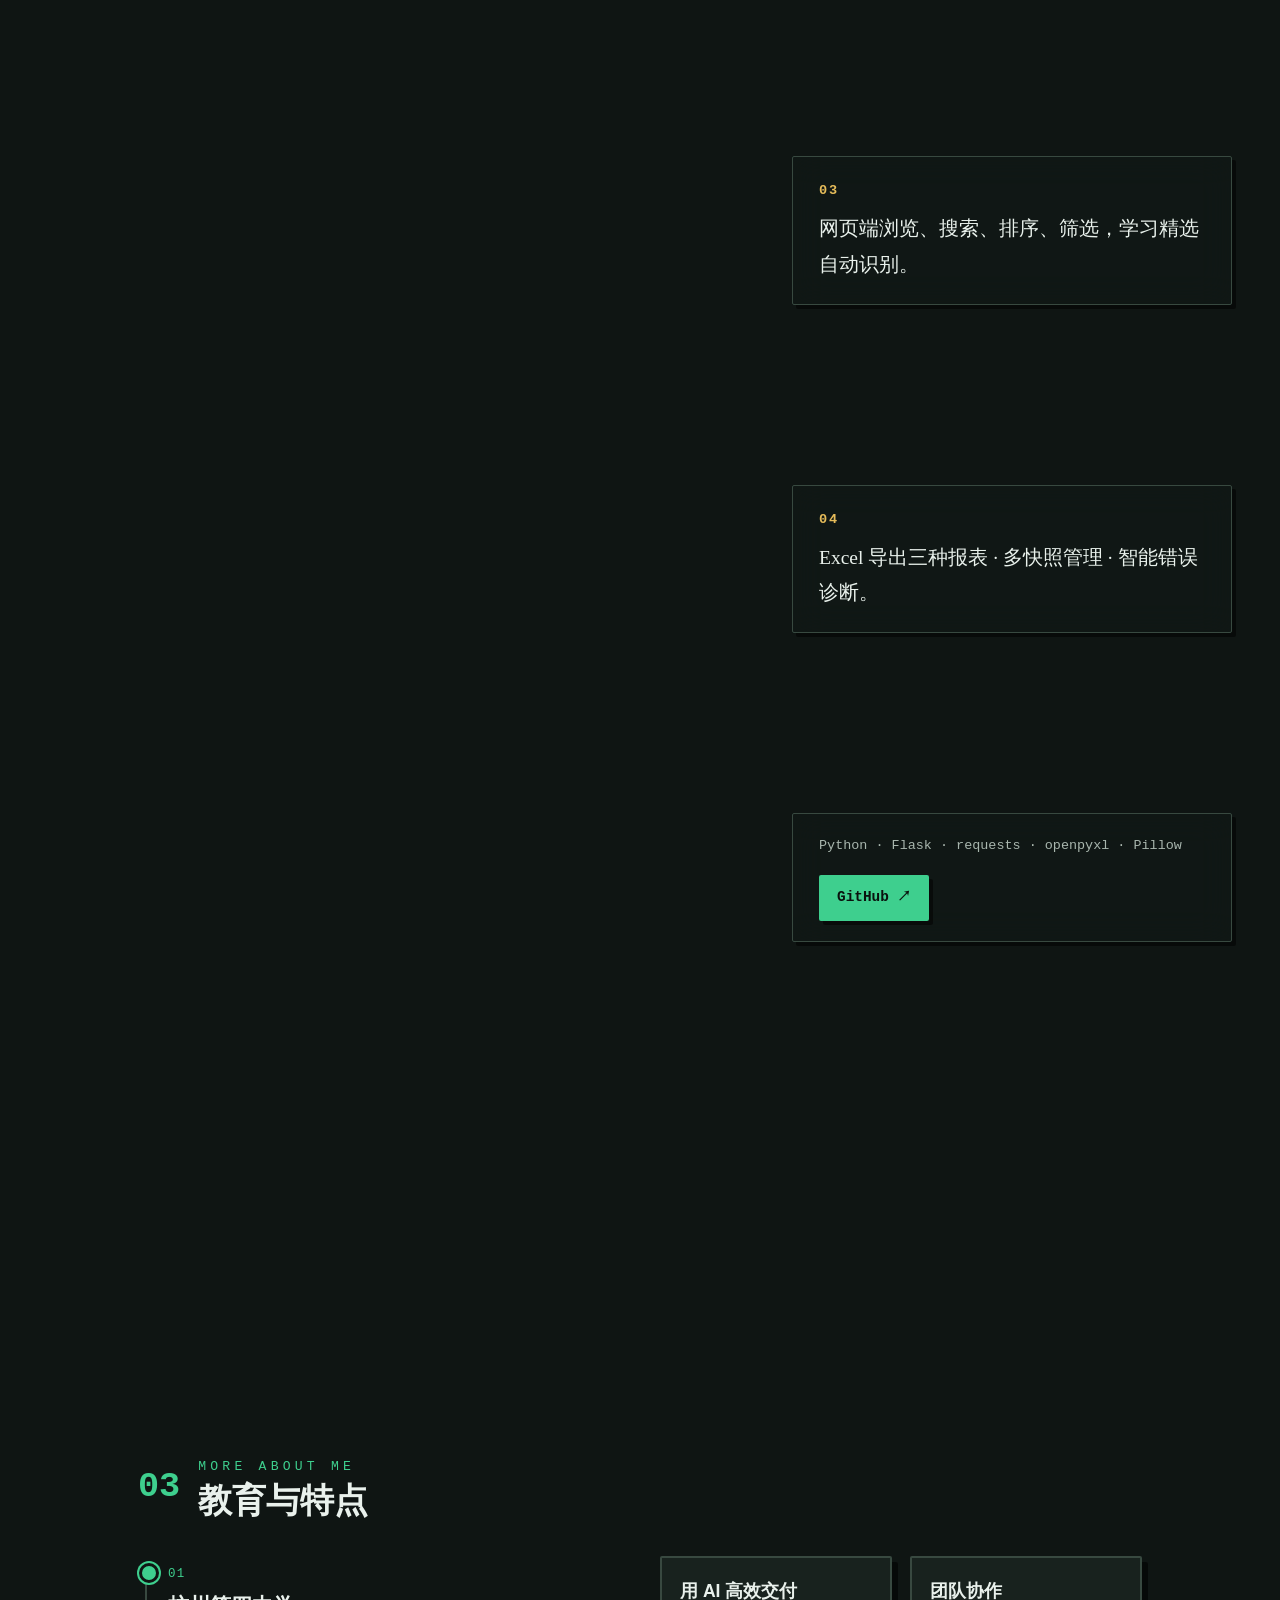
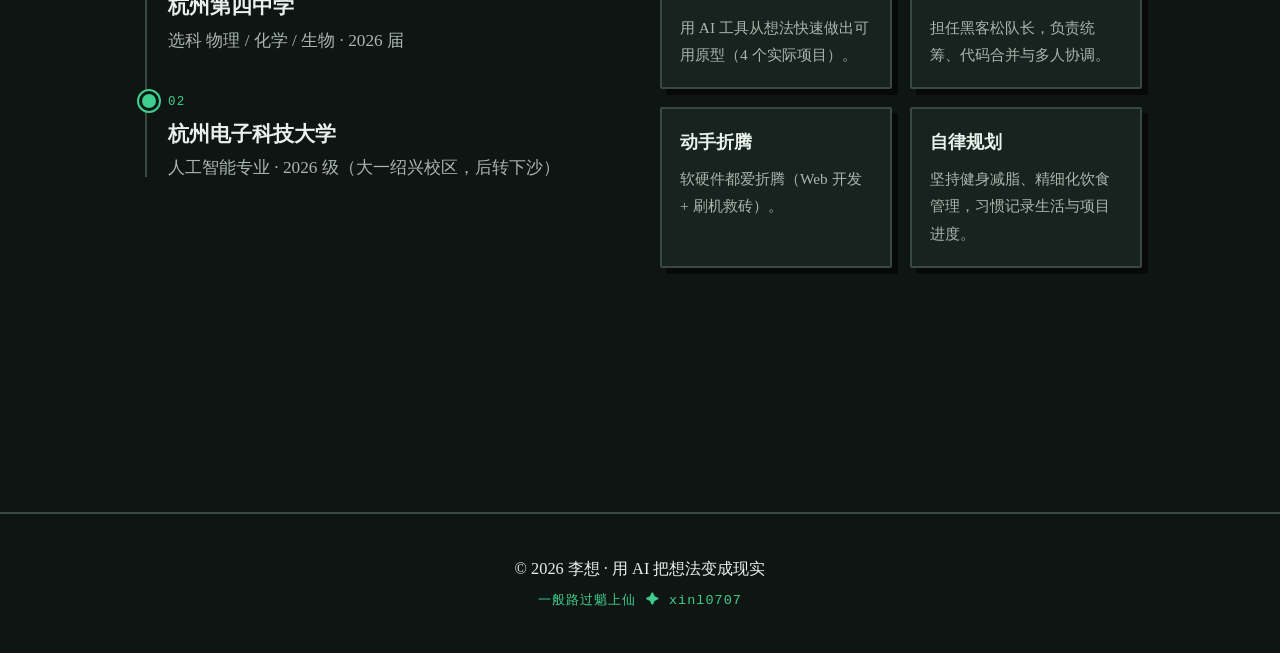
<file: site/index.html>
<!DOCTYPE html>
<html lang="zh-CN">
<head>
  <meta charset="UTF-8">
  <meta name="viewport" content="width=device-width, initial-scale=1.0">
  <title>李想 · 一般路过魈上仙 · 杭电 AI 新生</title>
  <meta name="description" content="李想的技术作品集 —— 杭州电子科技大学人工智能 2026 级，用 AI 辅助开发的折腾青年。">
  <link rel="stylesheet" href="style.css">
</head>
<body>

  <!-- 纸纹颗粒（全屏覆盖） -->
  <div class="grain" aria-hidden="true"></div>

  <!-- 顶部固定横向跑马灯（滚动后出现，由 JS 填充内容） -->
  <div class="top-marquee" id="topMarquee" aria-hidden="true"></div>

  <!-- ============ 第一屏：Hero（巨大跑马灯背景） ============ -->
  <section class="hero" id="hero">
    <div class="hero-marquee" id="heroMarquee" aria-hidden="true"></div>
    <div class="hero-content">
      <p class="kicker">HELLO, I'M LI XIANG</p>
      <h1 class="hero-name">李想</h1>
      <p class="hero-slogan">爱折腾软硬件 · 爱组队协作的杭电 AI 新生</p>
      <p class="hero-intro">用 AI 辅助开发，把想法从 0 变成能跑起来的应用。</p>
      <div class="hero-links">
        <a class="btn" href="https://github.com/xinl0707" target="_blank" rel="noopener">GitHub ↗</a>
        <a class="btn btn-ghost" href="mailto:xinl0707@163.com">邮箱 ✉</a>
      </div>
      <p class="scroll-hint" aria-hidden="true">向下滚动开始 ↓</p>
    </div>
  </section>

  <!-- ============ 第二屏：关于我 + 技术栈（合并） ============ -->
  <section class="screen" id="about">
    <header class="section-head reveal">
      <span class="section-num">01</span>
      <div>
        <p class="kicker">ABOUT ME</p>
        <h2 class="section-title">关于我</h2>
      </div>
    </header>

    <div class="about-top">
      <p class="about-text reveal reveal-left">
        杭州电子科技大学人工智能专业 2026 级大一新生。核心是
        <span class="mark">用 AI 辅助开发</span>——习惯用
        <span class="mark">Claude Code</span> 完成「需求 → 开发 → 审查 → 文档」全流程，
        独立或协作<span class="mark">从 0 构建</span>并部署了多个可运行的 Web 应用，
        覆盖黑客松项目、个人效率工具、旅行规划、爬虫工具等场景。喜欢组队、爱折腾软硬件，做事自律、注重效率。
      </p>
      <dl class="id-card reveal reveal-right">
        <div class="id-row"><dt>姓名</dt><dd>李想</dd></div>
        <div class="id-row"><dt>网名</dt><dd>一般路过魈上仙（圈名 昕露）</dd></div>
        <div class="id-row"><dt>身份</dt><dd>杭州电子科技大学 · 人工智能 · 2026 级</dd></div>
        <div class="id-row"><dt>GitHub</dt><dd><a href="https://github.com/xinl0707" target="_blank" rel="noopener">github.com/xinl0707</a></dd></div>
        <div class="id-row"><dt>邮箱</dt><dd>xinl0707@163.com</dd></div>
        <div class="id-row"><dt>微信</dt><dd>xinl0707</dd></div>
      </dl>
    </div>

    <div class="skills-block reveal">
      <h3 class="skills-subhead">技术栈</h3>
      <div class="skill-grid">
        <div class="skill-card">
          <span class="skill-icon">🤖</span>
          <h4 class="skill-title">AI 辅助开发</h4>
          <p class="skill-tag">VIBECODING</p>
          <p class="skill-desc">用 Claude Code 完成「需求 → 编码 → 审查 → 文档」全流程，AI 辅助下独立从 0 构建并部署完整 Web 应用。</p>
        </div>
        <div class="skill-card">
          <span class="skill-icon">🌐</span>
          <h4 class="skill-title">利用 AI 的 Web 开发</h4>
          <p class="skill-tag">FULL STACK</p>
          <p class="skill-desc">HTML / CSS / JavaScript 前端；Node.js、Python Flask 后端；Render、Cloudflare Pages、GitHub Actions 部署。</p>
        </div>
        <div class="skill-card">
          <span class="skill-icon">🧩</span>
          <h4 class="skill-title">编程基础</h4>
          <p class="skill-tag">C / C++ / PY</p>
          <p class="skill-desc">C 学到指针、函数指针；了解 C++ 与 Python（主要在 AI 辅助下使用）。</p>
        </div>
        <div class="skill-card">
          <span class="skill-icon">🔧</span>
          <h4 class="skill-title">硬件折腾</h4>
          <p class="skill-tag">ROOT / FLASH</p>
          <p class="skill-desc">刷机、解 BL 锁、TWRP、Magisk + Xposed 框架；刷机翻车后用救砖模块、重刷系统自救。</p>
        </div>
      </div>
    </div>
  </section>

  <!-- ============ 第三屏：项目经历（scrollytelling） ============ -->
  <section class="projects" id="projects">
    <header class="section-head reveal">
      <span class="section-num">02</span>
      <div>
        <p class="kicker">PROJECTS</p>
        <h2 class="section-title">项目经历</h2>
      </div>
    </header>

    <!-- 项目 1：CampusVerse -->
    <article class="project">
      <div class="project__media">
        <div class="project__img is-active"><img src="../assets/campusverse-home.jpeg" alt="CampusVerse 主网页"></div>
        <div class="project__img"><img src="../assets/campusverse-simulator-start.png" alt="大学模拟器·启程"></div>
        <div class="project__img"><img src="../assets/campusverse-mood-danmaku.png" alt="情绪地图·安慰弹幕"></div>
        <div class="project__img"><img src="../assets/campusverse-schedule-analysis.png" alt="课表排雷·分析"></div>
      </div>
      <div class="project__body">
        <div class="project__head">
          <span class="badge">旗舰项目 · 黑客松提名</span>
          <h3 class="project-title">CampusVerse · 双界校园</h3>
          <p class="project-sub">未央黑客松《你好，我的大学》赛道 · 5 人团队 · 队长</p>
        </div>
        <div class="project__step" data-step="0">
          <span class="step-num">01</span>
          <p>四合一 AI 校园应用平台：用「模拟器预演大学」+「三个实用工具」，帮大学生提前试错、规划校园生活。</p>
        </div>
        <div class="project__step" data-step="1">
          <span class="step-num">02</span>
          <p>大学模拟器：四选项剧情，让你在真正进入大学前先「模拟」一遍。</p>
        </div>
        <div class="project__step" data-step="2">
          <span class="step-num">03</span>
          <p>情绪地图：校园地图标注情绪、生成情感热力图，低落时自动弹出温暖安慰弹幕。</p>
        </div>
        <div class="project__step" data-step="3">
          <span class="step-num">04</span>
          <p>课表排雷：一键识别课表图片、分析排雷。统一 <code>/api/chat</code> AI 代理，44 项冒烟测试全过。</p>
        </div>
        <div class="project__meta">
          <p class="project-tech">原生 HTML/CSS/JS · Node.js 原生 http · 小米 MiMo V2.5 · Render</p>
          <div class="project__links">
            <a class="btn" href="https://github.com/xinl0707/campusverse" target="_blank" rel="noopener">GitHub ↗</a>
            <a class="btn btn-ghost" href="https://campusverse-dk0n.onrender.com/" target="_blank" rel="noopener">在线演示 ↗</a>
          </div>
        </div>
      </div>
    </article>

    <!-- 项目 2：健身记录 -->
    <article class="project">
      <div class="project__media">
        <div class="project__img is-active"><img src="../assets/fitness-home.png" alt="健身记录主界面"></div>
        <div class="project__img"><img src="../assets/fitness-food-analysis.png" alt="AI 食物分析"></div>
        <div class="project__img"><img src="../assets/fitness-ai-summary.png" alt="AI 总结界面"></div>
        <div class="project__img"><img src="../assets/fitness-calorie.png" alt="每日热量计算"></div>
      </div>
      <div class="project__body">
        <div class="project__head">
          <span class="badge">独立开发</span>
          <h3 class="project-title">健身记录</h3>
          <p class="project-sub">体重 / 饮食 / 运动 · AI 深度集成</p>
        </div>
        <div class="project__step" data-step="0">
          <span class="step-num">01</span>
          <p>记录体重、饮食热量、运动计划与打卡的健身管理工具，含体重 / BMI / 体脂趋势图。</p>
        </div>
        <div class="project__step" data-step="1">
          <span class="step-num">02</span>
          <p>AI 深度集成：拍照识别体重秤 / 小米运动截图自动录入，省去手打。</p>
        </div>
        <div class="project__step" data-step="2">
          <span class="step-num">03</span>
          <p>AI 文本分析 + SSE 流式输出，当日报告与周报自动生成。</p>
        </div>
        <div class="project__step" data-step="3">
          <span class="step-num">04</span>
          <p>每日热量计算，饮食热量可视化，帮你精细化饮食管理。</p>
        </div>
        <div class="project__meta">
          <p class="project-tech">原生 HTML/CSS/JS · Node.js 本地代理 · 小米 MiMo V2.5 · localStorage + JSON 备份</p>
          <div class="project__links">
            <a class="btn" href="https://github.com/xinl0707/weight-tracker" target="_blank" rel="noopener">GitHub ↗</a>
          </div>
        </div>
      </div>
    </article>

    <!-- 项目 3：广州旅行（竖屏截图，完整展示） -->
    <article class="project project--portrait">
      <div class="project__media">
        <div class="project__img is-active"><img src="../assets/trip-discovery.png" alt="发现界面·高德导航"></div>
        <div class="project__img"><img src="../assets/trip-today-schedule.png" alt="今日日程"></div>
        <div class="project__img"><img src="../assets/trip-safety.png" alt="安全预警建议"></div>
        <div class="project__img"><img src="../assets/trip-flight.png" alt="航班倒计时"></div>
      </div>
      <div class="project__body">
        <div class="project__head">
          <span class="badge">2 人协作</span>
          <h3 class="project-title">广州旅行规划</h3>
          <p class="project-sub">移动端行程查看器 · 四天三晚双人游</p>
        </div>
        <div class="project__step" data-step="0">
          <span class="step-num">01</span>
          <p>2026 年 7 月广州四天三晚双人旅行的移动端行程查看器，旅途实时查看行程 / 交通 / 美食 / 费用。</p>
        </div>
        <div class="project__step" data-step="1">
          <span class="step-num">02</span>
          <p>时间线自动高亮当前活动，走到哪看到哪。</p>
        </div>
        <div class="project__step" data-step="2">
          <span class="step-num">03</span>
          <p>发现界面：景点 / 美食推荐 + 高德地图 MCP 可视化 + 地铁线路（官方配色）。</p>
        </div>
        <div class="project__step" data-step="3">
          <span class="step-num">04</span>
          <p>航班倒计时：6 阶段无缝衔接，起飞前心里有数。</p>
        </div>
        <div class="project__meta">
          <p class="project-tech">原生 HTML/CSS/JS（无依赖）· 高德地图 MCP · Cloudflare Pages + GitHub Actions</p>
          <div class="project__links">
            <a class="btn" href="https://github.com/xinl0707/guangzhou-trip" target="_blank" rel="noopener">GitHub ↗</a>
          </div>
        </div>
      </div>
    </article>

    <!-- 项目 4：B站收藏夹 -->
    <article class="project">
      <div class="project__media">
        <div class="project__img is-active"><img src="../assets/bilibili-home.png" alt="B站收藏夹主界面"></div>
        <div class="project__img"><img src="../assets/bilibili-crawling.png" alt="爬取过程界面"></div>
        <div class="project__img"><img src="../assets/bilibili-result.png" alt="爬取结果界面"></div>
        <div class="project__img"><img src="../assets/bilibili-config.png" alt="配置界面"></div>
      </div>
      <div class="project__body">
        <div class="project__head">
          <span class="badge">独立开发</span>
          <h3 class="project-title">B站收藏夹工具</h3>
          <p class="project-sub">Python + Flask · 爬取与可视化浏览</p>
        </div>
        <div class="project__step" data-step="0">
          <span class="step-num">01</span>
          <p>B 站个人收藏夹爬取与可视化浏览工具，一键爬取全部收藏夹。</p>
        </div>
        <div class="project__step" data-step="1">
          <span class="step-num">02</span>
          <p>多线程爬取视频标题 / UP 主 / 播放量 / 收藏量 / 弹幕数 / 时长，并下载封面与头像。</p>
        </div>
        <div class="project__step" data-step="2">
          <span class="step-num">03</span>
          <p>网页端浏览、搜索、排序、筛选，学习精选自动识别。</p>
        </div>
        <div class="project__step" data-step="3">
          <span class="step-num">04</span>
          <p>Excel 导出三种报表 · 多快照管理 · 智能错误诊断。</p>
        </div>
        <div class="project__meta">
          <p class="project-tech">Python · Flask · requests · openpyxl · Pillow</p>
          <div class="project__links">
            <a class="btn" href="https://github.com/xinl0707/bilibili-favorites-tool" target="_blank" rel="noopener">GitHub ↗</a>
          </div>
        </div>
      </div>
    </article>
  </section>

  <!-- ============ 结尾：教育背景 + 个人特点 ============ -->
  <section class="screen ending" id="ending">
    <header class="section-head reveal">
      <span class="section-num">03</span>
      <div>
        <p class="kicker">MORE ABOUT ME</p>
        <h2 class="section-title">教育与特点</h2>
      </div>
    </header>
    <div class="ending-grid">
      <div class="timeline reveal reveal-left">
        <ol class="timeline-list">
          <li class="timeline-item">
            <span class="timeline-num">01</span>
            <div>
              <h3 class="timeline-title">杭州第四中学</h3>
              <p class="timeline-sub">选科 物理 / 化学 / 生物 · 2026 届</p>
            </div>
          </li>
          <li class="timeline-item">
            <span class="timeline-num">02</span>
            <div>
              <h3 class="timeline-title">杭州电子科技大学</h3>
              <p class="timeline-sub">人工智能专业 · 2026 级（大一绍兴校区，后转下沙）</p>
            </div>
          </li>
        </ol>
      </div>
      <div class="hl-grid reveal reveal-right">
        <div class="hl-card"><h3>用 AI 高效交付</h3><p>用 AI 工具从想法快速做出可用原型（4 个实际项目）。</p></div>
        <div class="hl-card"><h3>团队协作</h3><p>担任黑客松队长，负责统筹、代码合并与多人协调。</p></div>
        <div class="hl-card"><h3>动手折腾</h3><p>软硬件都爱折腾（Web 开发 + 刷机救砖）。</p></div>
        <div class="hl-card"><h3>自律规划</h3><p>坚持健身减脂、精细化饮食管理，习惯记录生活与项目进度。</p></div>
      </div>
    </div>
  </section>

  <!-- 页脚 -->
  <footer class="footer">
    <p class="footer-line">© 2026 李想 · 用 AI 把想法变成现实</p>
    <p class="footer-nick">一般路过魈上仙 ✦ xinl0707</p>
  </footer>

  <script src="script.js"></script>
</body>
</html>
</file>
<file: style.css>
/* ============================================================
   Apple design system 皮肤（测试版）
   来源：design-md/apple/DESIGN.md — 色值/字号/圆角均按规范落地
   原则：
   - 单一强调色 Action Blue #0066cc，无第二品牌色
   - 白/羊皮纸(#f5f5f7)/近黑瓷砖交替，色块切换即分隔
   - 无装饰阴影；唯一阴影 rgba(0,0,0,.22) 3px 5px 30px 只给产品图
   - 无渐变、无圆角瓷砖、字重阶梯 300/400/600/700（无 500）
   - 正文 17px，标题负字距（Apple tight）
   ============================================================ */
:root {
  /* colors（沿用原字段名） */
  --primary: #0066cc;
  --primary-focus: #0071e3;
  --primary-on-dark: #2997ff;
  --ink: #1d1d1f;
  --ink-muted-80: #333333;
  --ink-muted-48: #7a7a7a;
  --body-on-dark: #ffffff;
  --body-muted: #cccccc;
  --canvas: #ffffff;
  --canvas-parchment: #f5f5f7;
  --surface-pearl: #fafafc;
  --surface-tile-1: #272729;
  --surface-tile-2: #2a2a2c;
  --surface-tile-3: #252527;
  --surface-black: #000000;
  --surface-chip: #d2d2d7;
  --hairline: #e0e0e0;
  --divider-soft: #f0f0f0;

  /* rounded */
  --r-sm: 8px;
  --r-md: 11px;
  --r-lg: 18px;
  --r-pill: 9999px;

  /* spacing */
  --sp-xxs: 4px;
  --sp-xs: 8px;
  --sp-sm: 12px;
  --sp-md: 17px;
  --sp-lg: 24px;
  --sp-xl: 32px;
  --sp-xxl: 48px;
  --sp-section: 80px;

  /* 唯一的产品阴影 */
  --product-shadow: rgba(0, 0, 0, .22) 3px 5px 30px;

  /* 字体（SF Pro 私有 → 平台回退，替代说明见 DESIGN.md） */
  --font-display: -apple-system, BlinkMacSystemFont, "SF Pro Display", system-ui, "Segoe UI", "PingFang SC", "Microsoft YaHei", sans-serif;
  --font-body: -apple-system, BlinkMacSystemFont, "SF Pro Text", system-ui, "Segoe UI", "PingFang SC", "Microsoft YaHei", sans-serif;
  --font-mono: "SF Mono", ui-monospace, Menlo, Consolas, monospace;

  /* 内容列宽 */
  --gutter: max(28px, calc((100% - 1060px) / 2));

  /* 固定导航总高：全局条 44px + sub-nav 52px */
  --nav-offset: 96px;

  --ease-out: cubic-bezier(.22, 1, .36, 1);
}

* { box-sizing: border-box; margin: 0; padding: 0; }

html {
  scroll-behavior: smooth;
  scroll-padding-top: 104px;   /* 锚点跳转避开 44px 全局条 + 52px sub-nav */
}

body {
  background: var(--canvas);
  color: var(--ink);
  font-family: var(--font-body);
  font-size: 17px;              /* Apple：17px 而非 16px */
  line-height: 1.6;             /* 规范 1.47；CJK 替代微调，不低于 1.47 */
  letter-spacing: -.01em;
  font-weight: 400;
  -webkit-font-smoothing: antialiased;
  overflow-x: hidden;
}

a { color: var(--primary); text-decoration: none; }
a:hover { color: var(--primary-focus); }
a:focus-visible { outline: 2px solid var(--primary-focus); outline-offset: 2px; }

code {
  font-family: var(--font-mono);
  font-size: .92em;
  background: var(--canvas-parchment);
  color: var(--primary);
  padding: .05em .35em;
  border-radius: 4px;
}

/* Apple 干净画布：纸纹颗粒关闭 */
.grain { display: none; }

/* 荧光笔划 → Apple 内联强调（单一蓝，无背景色块） */
.mark {
  color: var(--primary);
  font-weight: 600;
}

/* ============================================================
   跑马灯（骨架保留，配色换皮）
   ============================================================ */
.marquee__track {
  display: flex;
  width: max-content;
  animation: marquee-x 30s linear infinite;
}
.marquee__group {
  display: flex;
  align-items: center;
  gap: .6em;
  white-space: nowrap;
}

@keyframes marquee-x {
  from { transform: translateX(0); }
  to   { transform: translateX(-50%); }
}

/* 滚动进度条：3px，Action Blue，全页唯一常驻进度信号 */
.scroll-progress {
  position: fixed;
  top: 0;
  left: 0;
  height: 3px;
  width: 0;
  background: var(--primary);
  z-index: 100;
  pointer-events: none;
  will-change: width;
}

/* 顶部固定条 = Apple global-nav（唯一纯黑之处），44px */
.top-marquee {
  position: fixed;
  top: 0;
  left: 0;
  right: 0;
  z-index: 90;
  height: 44px;
  display: flex;
  align-items: center;
  background: rgba(0, 0, 0, .92);
  backdrop-filter: blur(8px);
  -webkit-backdrop-filter: blur(8px);
  overflow: hidden;
  opacity: 0;
  transform: translateY(-100%);
  will-change: transform, opacity;
}
.top-marquee .marquee__track { animation-duration: 26s; }
.top-marquee .marquee__group {
  font-family: var(--font-body);
  font-size: 14px;
  font-weight: 400;
  letter-spacing: -.005em;
  color: var(--body-on-dark);
  gap: 1.8em;
}
.top-marquee .sep { color: var(--primary-on-dark); }

/* 品类 sub-nav：frosted glass（规范组件 sub-nav-frosted）
   羊皮纸 80% + saturate(180%) blur(20px)，52px 高，跟随全局条一起滑下 */
.sub-nav {
  position: fixed;
  top: 44px;
  left: 0;
  right: 0;
  z-index: 85;
  height: 52px;
  display: flex;
  align-items: center;
  justify-content: space-between;
  gap: var(--sp-lg);
  padding: 0 var(--gutter);
  background: rgba(245, 245, 247, .8);
  backdrop-filter: saturate(180%) blur(20px);
  -webkit-backdrop-filter: saturate(180%) blur(20px);
  border-bottom: 1px solid rgba(0, 0, 0, .08);
  opacity: 0;
  transform: translateY(-100%);
  pointer-events: none;            /* 隐藏时不挡点击 */
  will-change: transform, opacity;
}
.sub-nav__title {
  font-family: var(--font-display);
  font-weight: 600;
  font-size: 21px;                 /* tagline 档 */
  line-height: 1.19;
  letter-spacing: .01em;
  color: var(--ink);
  white-space: nowrap;
}
.sub-nav__links {
  display: flex;
  align-items: center;
  gap: 20px;
}
.sub-nav__links a {
  font-size: 14px;                 /* button-utility 档 */
  font-weight: 400;
  letter-spacing: -.005em;
  color: var(--ink-muted-80);
  padding: 6px 0;
}
.sub-nav__links a:hover { color: var(--primary); }
.sub-nav__links a.is-active { color: var(--primary); font-weight: 600; }
.sub-nav__cta {
  background: var(--primary);
  color: var(--body-on-dark) !important;
  padding: 8px 16px !important;
  border-radius: var(--r-pill);
  transition: opacity .18s var(--ease-out), transform .18s var(--ease-out);
}
.sub-nav__cta:hover { opacity: .88; color: var(--body-on-dark) !important; }
.sub-nav__cta:active { transform: scale(.95); }

/* ============================================================
   第一屏：Hero（白瓷砖，Apple tight 大标题）
   ============================================================ */
.hero {
  position: relative;
  min-height: 100vh;
  display: flex;
  align-items: center;
  justify-content: center;
  overflow: hidden;
  padding: var(--sp-section) 28px;
  background: var(--canvas);
}

.hero-marquee {
  position: absolute;
  left: 50%;
  top: 50%;
  transform: translate(-50%, -50%);
  font-family: var(--font-display);
  font-weight: 600;
  font-size: clamp(4rem, 12vw, 10rem);
  line-height: 1.07;
  letter-spacing: -.015em;
  color: var(--ink);
  opacity: .05;
  pointer-events: none;
  will-change: transform, opacity;
  white-space: nowrap;
}
.hero-marquee .marquee__track { animation-duration: 42s; }

.hero-content {
  position: relative;
  z-index: 2;
  text-align: center;
  max-width: 860px;
  will-change: transform, opacity;
}

.kicker {
  font-family: var(--font-body);
  font-size: 14px;
  font-weight: 600;
  letter-spacing: .12em;
  color: var(--ink-muted-48);
  text-transform: uppercase;
  margin-bottom: var(--sp-sm);
}

/* hero-display：600 而非 900，负字距 */
.hero-name {
  font-family: var(--font-display);
  font-weight: 600;
  font-size: clamp(44px, 8vw, 64px);
  line-height: 1.07;
  letter-spacing: -.015em;
}

/* lead：28px / 400 */
.hero-slogan {
  font-family: var(--font-display);
  font-size: 28px;
  font-weight: 400;
  line-height: 1.35;
  margin: var(--sp-lg) 0 var(--sp-sm);
}

/* 大而轻的一行（weight 300 是规范里真实而稀有的一档） */
.hero-intro {
  font-size: 21px;
  font-weight: 300;
  line-height: 1.5;
  color: var(--ink-muted-48);
  margin-bottom: var(--sp-xl);
}

.hero-links { display: flex; gap: var(--sp-sm); justify-content: center; flex-wrap: wrap; }

.scroll-hint {
  margin-top: var(--sp-xxl);
  font-size: 14px;
  font-weight: 400;
  letter-spacing: .1em;
  color: var(--ink-muted-48);
  animation: hint-bob 1.8s ease-in-out infinite;
}

@keyframes hint-bob {
  0%, 100% { transform: translateY(0); opacity: .7; }
  50%      { transform: translateY(8px); opacity: 1; }
}

/* ============================================================
   屏幕区块（全出血瓷砖，内文锁 1060 列）
   ============================================================ */
.screen {
  min-height: 100vh;
  width: 100%;
  padding: var(--sp-section) var(--gutter);
  display: flex;
  flex-direction: column;
  justify-content: center;
}

/* 色块节奏：白 → 羊皮纸 → 白 →（项目深浅交替）→ 白 → 羊皮纸页脚 */
#about  { background: var(--canvas-parchment); }
#skills { background: var(--canvas); }
#ending { background: var(--canvas); }

.section-head {
  display: flex;
  align-items: center;
  gap: var(--sp-md);
  margin-bottom: var(--sp-xl);
}
.section-num {
  font-family: var(--font-display);
  font-weight: 600;
  font-size: 40px;
  line-height: 1.1;
  letter-spacing: -.01em;
  color: var(--ink);
}
.section-head .kicker { margin-bottom: var(--sp-xxs); }
.section-title {
  font-family: var(--font-display);
  font-weight: 600;
  font-size: 40px;
  line-height: 1.1;
  letter-spacing: -.01em;
}

/* 关于我：左简介 + 右身份卡 */
.about-top {
  display: grid;
  grid-template-columns: 1.15fr 1fr;
  gap: var(--sp-xl);
  align-items: start;
}
/* 关于我左栏：五层递进排版（身份 → 主张 → 流程 → 交付/场景 → 收尾） */
.about-col {
  display: flex;
  flex-direction: column;
  gap: var(--sp-md);
}
/* 层 1：身份行（安静的小字） */
.about-role {
  font-size: 14px;
  font-weight: 400;
  letter-spacing: -.005em;
  color: var(--ink-muted-48);
}
/* 层 2：主张（全栏最大的一句话） */
.about-claim {
  font-family: var(--font-display);
  font-weight: 600;
  font-size: clamp(24px, 2.6vw, 28px);   /* lead 档 */
  line-height: 1.3;
  letter-spacing: -.01em;
  color: var(--ink);
}
/* 层 3：流程链（小标签 + 蓝色箭头链，全栏唯一蓝色焦点） */
.about-label {
  font-size: 14px;
  font-weight: 600;
  letter-spacing: .08em;
  color: var(--ink-muted-48);
  margin-bottom: var(--sp-xs);
}
.about-flow {
  display: flex;
  flex-wrap: wrap;
  align-items: center;
  gap: 10px;
  font-family: var(--font-display);
  font-size: 21px;                 /* tagline 档 */
  font-weight: 600;
  line-height: 1.19;
  color: var(--primary);
}
.flow-sep { color: var(--surface-chip); font-weight: 400; }
/* 层 4：交付/场景行（镜像右侧身份卡的 dt/dd 结构） */
.about-points { border-top: 1px solid var(--hairline); }
.about-point {
  display: flex;
  gap: var(--sp-md);
  padding: var(--sp-sm) 0;
  border-bottom: 1px solid var(--hairline);
}
.about-tag {
  flex: 0 0 40px;
  font-size: 14px;
  color: var(--ink-muted-48);
  padding-top: 3px;
}
.about-point p { font-size: 17px; line-height: 1.6; color: var(--ink); }
/* 层 5：收尾（轻量一句话） */
.about-close { font-size: 17px; color: var(--ink-muted-80); }

/* store-utility-card：白卡 + 1px 发丝线 + 18px 圆角，无阴影 */
.id-card {
  background: var(--canvas);
  border: 1px solid var(--hairline);
  border-radius: var(--r-lg);
  padding: var(--sp-lg);
}

/* 身份卡头部：证件照隐喻（圆形头像 + 姓名/网名），照片无阴影 */
.id-head {
  display: flex;
  align-items: center;
  gap: var(--sp-md);
  padding-bottom: var(--sp-md);
  margin-bottom: var(--sp-xs);
  border-bottom: 1px solid var(--divider-soft);
}
.id-avatar {
  width: 64px;
  height: 64px;
  border-radius: 50%;
  object-fit: cover;
  flex-shrink: 0;
}
.id-name {
  font-family: var(--font-display);
  font-weight: 600;
  font-size: 21px;
  line-height: 1.19;
}
.id-nick { font-size: 14px; color: var(--ink-muted-48); margin-top: 2px; }
.id-row {
  display: flex;
  gap: var(--sp-md);
  padding: var(--sp-sm) 0;
  border-bottom: 1px solid var(--divider-soft);
}
.id-row:last-child { border-bottom: none; }
.id-row dt {
  flex: 0 0 60px;
  font-size: 14px;
  color: var(--ink-muted-48);
  letter-spacing: -.005em;
  padding-top: 3px;
}
.id-row dd { flex: 1; }
.id-row dd a { font-size: 17px; }

/* 技术栈（并入关于我屏） */
.skills-block { margin-top: var(--sp-section); }
.skills-subhead {
  font-family: var(--font-display);
  font-weight: 600;
  font-size: 28px;
  line-height: 1.2;
  letter-spacing: -.01em;
  margin-bottom: var(--sp-lg);
  color: var(--ink);
}

.skill-grid {
  display: grid;
  grid-template-columns: repeat(auto-fit, minmax(220px, 1fr));
  gap: var(--sp-md);
}
.skill-card {
  background: var(--canvas);
  border: 1px solid var(--hairline);
  border-radius: var(--r-lg);
  padding: var(--sp-lg);
  transition: border-color .18s var(--ease-out), background-color .18s var(--ease-out);
}
.skill-card:hover { border-color: var(--surface-chip); background: var(--surface-pearl); }
.skill-icon { font-size: 1.75rem; }
.skill-title {
  font-family: var(--font-display);
  font-weight: 600;
  font-size: 21px;
  line-height: 1.19;
  margin: var(--sp-xs) 0 2px;
}
.skill-tag {
  font-size: 14px;
  font-weight: 400;
  letter-spacing: .1em;
  color: var(--ink-muted-48);
  margin-bottom: var(--sp-sm);
}
.skill-desc { font-size: 17px; color: var(--ink-muted-80); }

/* 渐入（骨架保留；无 JS 时内容直接可见） */
.reveal, .reveal-left, .reveal-right {
  transition: opacity .9s var(--ease-out), transform .9s var(--ease-out);
  will-change: opacity, transform;
}
.js .reveal, .js .reveal-left, .js .reveal-right { opacity: 0; }
.js .reveal       { transform: translateY(50px); }
.js .reveal-left  { transform: translateX(-70px); }
.js .reveal-right { transform: translateX(70px); }
.js .reveal.in, .js .reveal-left.in, .js .reveal-right.in { opacity: 1; transform: none; }

/* ============================================================
   数据成就带：大数字（hero-display 档）+ 小字标签
   ============================================================ */
.stats {
  background: var(--canvas);
  padding: var(--sp-section) var(--gutter);
}
.stats-grid {
  display: grid;
  grid-template-columns: repeat(4, 1fr);
  gap: var(--sp-lg);
  max-width: 1060px;
  margin: 0 auto;
}
.stat { text-align: center; }
.stat-num {
  display: block;
  font-family: var(--font-display);
  font-weight: 600;
  font-size: clamp(44px, 6vw, 56px);
  line-height: 1.07;
  letter-spacing: -.015em;
  color: var(--ink);
  font-variant-numeric: tabular-nums;   /* 数字跳动时宽度稳定 */
}
.stat-label {
  display: block;
  font-size: 14px;
  font-weight: 400;
  letter-spacing: -.005em;
  color: var(--ink-muted-48);
  margin-top: var(--sp-xs);
}

/* ============================================================
   项目经历：全出血瓷砖 + sticky 配图 + 冷冻玻璃卡
   瓷砖节奏：深 → 羊皮纸 → 深 → 羊皮纸（色块即分隔）
   ============================================================ */
.projects { padding: var(--sp-section) 0; background: var(--canvas); }
.projects .section-head {
  width: 100%;
  padding: 0 var(--gutter);
  margin-bottom: var(--sp-xxl);
}

.project { position: relative; }

.project:nth-of-type(1) { background: var(--surface-tile-1); --t-ink: #ffffff; --t-muted: var(--body-muted); --t-link: var(--primary-on-dark); }
.project:nth-of-type(2) { background: var(--canvas-parchment); --t-ink: var(--ink); --t-muted: var(--ink-muted-48); --t-link: var(--primary); }
.project:nth-of-type(3) { background: var(--surface-tile-3); --t-ink: #ffffff; --t-muted: var(--body-muted); --t-link: var(--primary-on-dark); }
.project:nth-of-type(4) { background: var(--canvas-parchment); --t-ink: var(--ink); --t-muted: var(--ink-muted-48); --t-link: var(--primary); }

/* 深浅瓷砖的上下文色（单一蓝在深底换 Sky Link Blue） */
.project { color: var(--t-ink); }
.project:nth-of-type(1) code,
.project:nth-of-type(3) code {
  background: rgba(255, 255, 255, .12);
  color: var(--primary-on-dark);
}

.project__media {
  position: sticky;
  top: var(--nav-offset);                    /* 从双层导航下方开始，不再钻到条底下 */
  height: calc(100vh - var(--nav-offset));
  z-index: 1;
}
.project__img {
  position: absolute;
  inset: 8vh 36vw 8vh 4vw;
  display: flex;
  align-items: center;
  justify-content: center;
  opacity: 0;
  transform: scale(1.03);   /* 配图切换：crossfade + 轻微回落呼吸感 */
  transition: opacity .6s ease, transform .6s var(--ease-out);
  will-change: opacity, transform;
}
.project__img.is-active { opacity: 1; transform: scale(1); }

/* 步骤进度圆点：钉在配图下方居中，指示叙事滚到第几步 */
.step-rail {
  position: absolute;
  bottom: 3.5vh;
  left: 4vw;
  right: 36vw;
  display: flex;
  justify-content: center;
  gap: 10px;
  z-index: 3;
}
.project--portrait .step-rail { right: 42vw; }
.step-dot {
  width: 8px;
  height: 8px;
  border-radius: 50%;
  background: var(--surface-chip);
  transition: background-color .3s var(--ease-out), transform .3s var(--ease-out);
}
.step-dot.is-active { background: var(--t-link); transform: scale(1.3); }
.project:nth-of-type(1) .step-dot,
.project:nth-of-type(3) .step-dot { background: rgba(255, 255, 255, .35); }
/* 产品图：无边框，全站唯一的一枚阴影 */
.project__img img {
  width: 100%;
  height: auto;
  max-height: 100%;
  object-fit: contain;
  border-radius: var(--r-sm);
  box-shadow: var(--product-shadow);
}
/* 首图撑满：cover 填满画框，超出优先裁下边界（object-position: top） */
.project__img--fill img {
  height: 100%;
  max-height: none;
  object-fit: cover;
  object-position: center top;
}

/* 广州旅行：竖屏完整显示，上下留空隙 */
.project--portrait .project__img { inset: 6vh 42vw 6vh 4vw; }
.project--portrait .project__img img {
  width: auto;
  height: auto;
  max-width: 100%;
  max-height: 100%;
  object-fit: contain;
}

/* 右侧浮动卡片列（拉上来叠在图上） */
.project__body {
  position: relative;
  z-index: 2;
  margin-top: calc(-100vh + var(--nav-offset));   /* 精确抵消 media 高度，与原对齐一致 */
  padding: 16vh var(--gutter) 20vh 48px;
  display: flex;
  flex-direction: column;
  align-items: flex-end;
  gap: 20vh;
}

/* 冷冻玻璃卡（Apple frosted material） */
.project__head,
.project__step,
.project__meta {
  width: min(440px, 100%);
  background: rgba(255, 255, 255, .72);
  backdrop-filter: blur(20px) saturate(180%);
  -webkit-backdrop-filter: blur(20px) saturate(180%);
  border: 1px solid var(--hairline);
  border-radius: var(--r-lg);
}
.project:nth-of-type(1) .project__head,
.project:nth-of-type(1) .project__step,
.project:nth-of-type(1) .project__meta,
.project:nth-of-type(3) .project__head,
.project:nth-of-type(3) .project__step,
.project:nth-of-type(3) .project__meta {
  background: rgba(39, 39, 41, .72);
  border-color: rgba(255, 255, 255, .14);
}

.project__head { padding: 28px; }
.project__step {
  padding: var(--sp-lg);
  display: flex;
  flex-direction: column;
  gap: var(--sp-xs);
}
.project__meta { padding: var(--sp-lg); }

.badge {
  display: inline-block;
  background: var(--canvas);
  color: var(--ink-muted-80);
  font-size: 14px;
  font-weight: 400;
  letter-spacing: -.005em;
  padding: 6px 14px;
  border-radius: var(--r-pill);
  border: 1px solid var(--hairline);
  margin-bottom: var(--sp-sm);
}
.project:nth-of-type(1) .badge,
.project:nth-of-type(3) .badge {
  background: rgba(255, 255, 255, .14);
  color: var(--body-on-dark);
  border-color: transparent;
}

.project-title {
  font-family: var(--font-display);
  font-weight: 600;
  font-size: 34px;
  line-height: 1.15;
  letter-spacing: -.01em;
  color: var(--t-ink);
}
.project-sub { font-size: 17px; color: var(--t-muted); margin-top: var(--sp-xxs); }

.step-num {
  font-family: var(--font-body);
  font-weight: 600;
  font-size: 14px;
  letter-spacing: .1em;
  color: var(--t-link);
}
.project__step p { font-size: 21px; line-height: 1.5; color: var(--t-ink); }

.project-tech {
  font-size: 14px;
  color: var(--t-muted);
  letter-spacing: -.005em;
  margin-bottom: var(--sp-md);
}
.project__links { display: flex; gap: var(--sp-sm); flex-wrap: wrap; }

/* ============================================================
   按钮：蓝色胶囊为主，按压 scale(.95)（系统级微交互）
   ============================================================ */
.btn {
  font-family: var(--font-body);
  font-size: 17px;
  font-weight: 400;
  line-height: 1.47;
  background: var(--primary);
  color: var(--body-on-dark);
  padding: 11px 22px;
  border: none;
  border-radius: var(--r-pill);
  transition: opacity .18s var(--ease-out), transform .18s var(--ease-out);
}
.btn:hover { opacity: .88; }
.btn:active { transform: scale(.95); }
.btn:focus-visible { outline: 2px solid var(--primary-focus); outline-offset: 2px; }

/* hero CTA：button-large 18px / 300（规范里稀有的轻量一档） */
.hero-links .btn { font-size: 18px; font-weight: 300; padding: 14px 28px; }

/* 规范 button-secondary-pill：白底 + 蓝字 + 1px 蓝描边的幽灵胶囊 */
.btn-ghost {
  background: var(--canvas);
  color: var(--primary);
  border: 1px solid var(--primary);
}
.btn-ghost:hover { opacity: 1; background: var(--surface-pearl); }

/* 深色瓷砖上的次按钮：Sky Link Blue + 半透明白描边 */
.project:nth-of-type(1) .btn-ghost,
.project:nth-of-type(3) .btn-ghost {
  background: transparent;
  color: var(--primary-on-dark);
  border-color: rgba(255, 255, 255, .3);
}
.project:nth-of-type(1) .btn-ghost:hover,
.project:nth-of-type(3) .btn-ghost:hover { background: rgba(255, 255, 255, .08); }

/* ============================================================
   深色金句瓷砖：全站第二块暗色（#272729），白字 + 单一蓝 CTA
   ============================================================ */
.quote-tile {
  background: var(--surface-tile-1);
  padding: 120px var(--gutter);
  text-align: center;
  color: var(--body-on-dark);
}
.quote-inner { max-width: 900px; margin: 0 auto; }
.quote-kicker { color: var(--body-muted); }
.quote-text {
  font-family: var(--font-display);
  font-weight: 600;
  font-size: clamp(34px, 5vw, 40px);   /* display-lg */
  line-height: 1.25;
  letter-spacing: -.01em;
  margin: var(--sp-lg) 0 var(--sp-xl);
}

/* ============================================================
   结尾：教育时间线 + 特点（白底，蓝点指示）
   ============================================================ */
.ending-grid {
  display: grid;
  grid-template-columns: 1fr 1fr;
  gap: var(--sp-xl);
  align-items: start;
}

.timeline-list {
  list-style: none;
  position: relative;
  padding-left: 30px;
}
.timeline-list::before {
  content: "";
  position: absolute;
  left: 7px;
  top: 6px;
  bottom: 6px;
  width: 1px;
  background: var(--hairline);
}
.timeline-item { position: relative; margin-bottom: var(--sp-md); }
.timeline-item::before {
  content: "";
  position: absolute;
  left: -29px;
  top: 7px;
  width: 14px;
  height: 14px;
  border-radius: 50%;
  background: var(--primary);
  border: 3px solid var(--canvas);
  outline: 1px solid var(--primary);   /* 用 outline 画环，避免违反「无阴影」规范 */
}
.timeline-num {
  font-size: 14px;
  font-weight: 600;
  color: var(--primary);
  letter-spacing: .1em;
}
.timeline-title {
  font-family: var(--font-display);
  font-weight: 600;
  font-size: 21px;
  line-height: 1.19;
}
.timeline-sub { color: var(--ink-muted-48); font-size: 17px; }

.hl-grid {
  display: grid;
  grid-template-columns: 1fr 1fr;
  gap: var(--sp-md);
}
.hl-card {
  background: var(--surface-pearl);
  border: 1px solid var(--hairline);
  border-radius: var(--r-lg);
  padding: var(--sp-lg);
}
.hl-card h3 {
  font-family: var(--font-display);
  font-weight: 600;
  font-size: 17px;
  line-height: 1.24;
  margin-bottom: 6px;
}
.hl-card p { color: var(--ink-muted-80); font-size: 17px; }

/* ============================================================
   页脚：羊皮纸 + fine-print（规范 footer 组件）
   ============================================================ */
.footer {
  background: var(--canvas-parchment);
  border-top: 1px solid var(--hairline);
  padding: 64px var(--gutter);
  text-align: center;
}
.footer-line { font-size: 14px; color: var(--ink-muted-80); }
.footer-nick {
  font-size: 12px;
  letter-spacing: -.005em;
  color: var(--ink-muted-48);
  margin-top: 6px;
}

/* ============================================================
   响应式（断点对齐规范：900 / 640）
   ============================================================ */
@media (max-width: 900px) {
  .about-top { grid-template-columns: 1fr; }
  .stats-grid { grid-template-columns: repeat(2, 1fr); gap: var(--sp-xl) var(--sp-lg); }
  .step-rail { display: none; }   /* 移动端配图不再 sticky，圆点随之隐藏 */
  .project__media { position: relative; height: 55vh; }
  .project__img,
  .project--portrait .project__img { inset: var(--sp-lg); }
  .project__img img { width: 100%; height: 100%; object-fit: cover; }
  .project--portrait .project__img img {
    width: auto; height: auto; max-width: 100%; max-height: 100%; object-fit: contain;
  }
  .project__body {
    margin-top: 0;
    padding: var(--sp-xxl) var(--sp-lg);
    align-items: stretch;
    gap: var(--sp-lg);
  }
  .project__head, .project__step, .project__meta { width: 100%; }
  .ending-grid { grid-template-columns: 1fr; }
}

@media (max-width: 640px) {
  body { font-size: 17px; }
  .screen { padding: var(--sp-xxl) 20px; }
  .hero { padding: var(--sp-xxl) 20px; }
  .hero-name { font-size: 44px; }
  .hero-slogan { font-size: 24px; }
  .section-title, .section-num { font-size: 34px; }   /* display-md @phone */
  .project-title { font-size: 28px; }
  .project__step p { font-size: 17px; }
  .hl-grid { grid-template-columns: 1fr; }
  .top-marquee .marquee__group { font-size: 13px; }
  .quote-tile { padding: var(--sp-section) 20px; }
  .stats { padding: var(--sp-xxl) 20px; }
  /* sub-nav：锚点链接移除，只留标题 + 联系 pill（Apple 移动端折叠策略） */
  .sub-nav__links a:not(.sub-nav__cta) { display: none; }
  .sub-nav__title { font-size: 17px; }
}

/* ============================================================
   无障碍：尊重系统「减少动态效果」偏好
   ============================================================ */
@media (prefers-reduced-motion: reduce) {
  html { scroll-behavior: auto; }
  .marquee__track, .scroll-hint { animation: none !important; }
  .js .reveal, .js .reveal-left, .js .reveal-right {
    opacity: 1 !important;
    transform: none !important;
    transition: none !important;
  }
  .project__img { transition: none !important; transform: none !important; }
  .step-dot { transition: none !important; }
  .btn { transition: none !important; }
}
</file>
<file: site/style.css>
/* ============================================================
   「魈 · 夜」深色 scrollytelling —— 设计 token
   深墨绿纸底 + 玉青强调 + 暖金荧光笔，楷体手写 / 硬阴影 / 滚动叙事
   ============================================================ */
:root {
  --paper: #0F1513;
  --paper-deep: #18221E;
  --ink: #E9F1EC;
  --ink-soft: #A9B6AE;
  --ink-mute: #6C7A72;
  --line: #25322C;
  --line-strong: #384940;
  --jade: #3ECF8E;
  --jade-deep: #29A877;
  --jade-soft: #16382A;
  --gold: #E6BC5A;
  --gold-soft: #3A2F15;

  --shadow-hard: 6px 6px 0 rgba(0, 0, 0, .55);
  --shadow-sm:   4px 4px 0 rgba(0, 0, 0, .5);

  --font-display: 'Smiley Sans', 'LXGW WenKai', 'PingFang SC', 'Microsoft YaHei', 'SimHei', sans-serif;
  --font-body: 'LXGW WenKai', 'Kaiti SC', 'KaiTi', 'SimKai', 'STKaiti', 'Noto Serif CJK SC', serif;
  --font-mono: 'JetBrains Mono', 'SFMono-Regular', Consolas, 'Liberation Mono', monospace;

  --ease-out: cubic-bezier(.22, 1, .36, 1);
}

* { box-sizing: border-box; margin: 0; padding: 0; }

html { scroll-behavior: smooth; }

body {
  background: var(--paper);
  color: var(--ink);
  font-family: var(--font-body);
  font-size: 1.08rem;
  line-height: 1.8;
  -webkit-font-smoothing: antialiased;
  overflow-x: hidden;
}

a { color: var(--jade); text-decoration: none; }
a:hover { color: var(--gold); }
code {
  font-family: var(--font-mono);
  font-size: .92em;
  background: var(--paper-deep);
  color: var(--jade);
  padding: .05em .35em;
  border-radius: 2px;
}

.grain {
  position: fixed;
  inset: 0;
  z-index: 9999;
  pointer-events: none;
  opacity: .045;
  background-image: url("data:image/svg+xml,%3Csvg xmlns='http://www.w3.org/2000/svg' width='240' height='240'%3E%3Cfilter id='n'%3E%3CfeTurbulence type='fractalNoise' baseFrequency='0.85' numOctaves='2' stitchTiles='stitch'/%3E%3C/filter%3E%3Crect width='100%25' height='100%25' filter='url(%23n)'/%3E%3C/svg%3E");
}

.mark {
  background: var(--gold);
  color: #171004;
  padding: 0 .12em;
  border-radius: 2px;
  -webkit-box-decoration-break: clone;
  box-decoration-break: clone;
}

/* ============================================================
   跑马灯（大背景版 & 顶部细条版共用 track/group）
   ============================================================ */
.marquee__track {
  display: flex;
  width: max-content;
  animation: marquee-x 30s linear infinite;
}
.marquee__group {
  display: flex;
  align-items: center;
  gap: .6em;
  white-space: nowrap;
}

@keyframes marquee-x {
  from { transform: translateX(0); }
  to   { transform: translateX(-50%); }
}

/* 顶部固定细条（横向，滚动后由 JS 连续滑下） */
.top-marquee {
  position: fixed;
  top: 0;
  left: 0;
  right: 0;
  z-index: 90;
  height: 46px;
  display: flex;
  align-items: center;
  background: rgba(15, 21, 19, .88);
  backdrop-filter: blur(4px);
  border-bottom: 2px solid var(--line-strong);
  overflow: hidden;
  opacity: 0;
  transform: translateY(-100%);
  will-change: transform, opacity;
}
.top-marquee .marquee__track { animation-duration: 26s; }
.top-marquee .marquee__group {
  font-family: var(--font-mono);
  font-size: .95rem;
  letter-spacing: .06em;
  color: var(--gold);
  gap: 1.8em;
}
.top-marquee .sep { color: var(--jade); }

/* ============================================================
   第一屏：Hero
   ============================================================ */
.hero {
  position: relative;
  min-height: 100vh;
  display: flex;
  align-items: center;
  justify-content: center;
  overflow: hidden;
  padding: 80px 28px;
}

/* 巨大、变淡的斜向跑马灯背景（JS 控制缩放/位移/透明度） */
.hero-marquee {
  position: absolute;
  left: 50%;
  top: 50%;
  transform: translate(-50%, -50%) rotate(-2deg);
  font-family: var(--font-display);
  font-weight: 900;
  font-size: clamp(5rem, 14vw, 12rem);
  line-height: 1;
  color: var(--ink);
  opacity: .09;
  pointer-events: none;
  will-change: transform, opacity;
  white-space: nowrap;
}
.hero-marquee .marquee__track { animation-duration: 42s; }

.hero-content {
  position: relative;
  z-index: 2;
  text-align: center;
  max-width: 860px;
  will-change: transform, opacity;
}

.kicker {
  font-family: var(--font-mono);
  font-size: .82rem;
  letter-spacing: .32em;
  color: var(--jade);
  text-transform: uppercase;
  margin-bottom: 14px;
}

.hero-name {
  font-family: var(--font-display);
  font-weight: 900;
  font-size: clamp(3.2rem, 12vw, 7rem);
  line-height: 1;
  letter-spacing: .02em;
  transform: rotate(-1.5deg);
}

.hero-slogan { font-size: 1.35rem; margin: 26px 0 10px; }
.hero-intro { color: var(--ink-soft); margin-bottom: 30px; }
.hero-links { display: flex; gap: 14px; justify-content: center; flex-wrap: wrap; }

.scroll-hint {
  margin-top: 56px;
  font-family: var(--font-mono);
  font-size: .82rem;
  letter-spacing: .1em;
  color: var(--ink-mute);
  animation: hint-bob 1.8s ease-in-out infinite;
}

@keyframes hint-bob {
  0%, 100% { transform: translateY(0); opacity: .7; }
  50%      { transform: translateY(8px); opacity: 1; }
}

/* ============================================================
   屏幕区块 & 渐入动画
   ============================================================ */
.screen {
  min-height: 100vh;
  max-width: 1060px;
  margin: 0 auto;
  padding: 90px 28px;
  display: flex;
  flex-direction: column;
  justify-content: center;
}

.section-head {
  display: flex;
  align-items: center;
  gap: 18px;
  margin-bottom: 36px;
}
.section-num {
  font-family: var(--font-mono);
  font-weight: 700;
  font-size: 2.2rem;
  color: var(--jade);
  line-height: 1;
}
.section-head .kicker { margin-bottom: 4px; }
.section-title {
  font-family: var(--font-display);
  font-weight: 900;
  font-size: 2.1rem;
  line-height: 1.1;
}

/* 关于我：左简介 + 右身份卡 */
.about-top {
  display: grid;
  grid-template-columns: 1.15fr 1fr;
  gap: 32px;
  align-items: start;
}
.about-text {
  font-size: 1.2rem;
  color: var(--ink-soft);
}
.about-text .mark { color: #171004; }

.id-card {
  background: var(--paper-deep);
  border: 2px solid var(--line-strong);
  border-radius: 2px;
  box-shadow: var(--shadow-hard);
  padding: 20px 24px;
}
.id-row {
  display: flex;
  gap: 14px;
  padding: 7px 0;
  border-bottom: 1px solid var(--line);
}
.id-row:last-child { border-bottom: none; }
.id-row dt {
  flex: 0 0 60px;
  font-family: var(--font-mono);
  font-size: .82rem;
  color: var(--ink-mute);
  letter-spacing: .06em;
  padding-top: 2px;
}
.id-row dd { flex: 1; }
.id-row dd a { font-family: var(--font-mono); font-size: .92rem; }

/* 技术栈（并入关于我屏） */
.skills-block { margin-top: 56px; }
.skills-subhead {
  font-family: var(--font-display);
  font-weight: 900;
  font-size: 1.45rem;
  margin-bottom: 20px;
  color: var(--ink);
}
.skills-subhead::before {
  content: "✦ ";
  color: var(--gold);
}

.skill-grid {
  display: grid;
  grid-template-columns: repeat(auto-fit, minmax(220px, 1fr));
  gap: 22px;
}
.skill-card {
  background: var(--paper-deep);
  border: 2px solid var(--line-strong);
  border-radius: 2px;
  box-shadow: var(--shadow-hard);
  padding: 22px;
  transition: transform .18s var(--ease-out), box-shadow .18s var(--ease-out);
}
.skill-card:nth-child(odd)  { transform: rotate(-0.7deg); }
.skill-card:nth-child(even) { transform: rotate(0.7deg); }
.skill-card:hover {
  transform: rotate(0) translate(-2px, -2px);
  box-shadow: 8px 8px 0 rgba(0, 0, 0, .6);
}
.skill-icon { font-size: 2rem; }
.skill-title {
  font-family: var(--font-display);
  font-weight: 900;
  font-size: 1.25rem;
  margin: 8px 0 2px;
}
.skill-tag {
  font-family: var(--font-mono);
  font-size: .74rem;
  letter-spacing: .12em;
  color: var(--jade);
  margin-bottom: 10px;
}
.skill-desc { font-size: .98rem; color: var(--ink-soft); }

/* 渐入（只在启用 JS 时隐藏；无 JS 时内容直接可见） */
.reveal, .reveal-left, .reveal-right {
  transition: opacity .9s var(--ease-out), transform .9s var(--ease-out);
  will-change: opacity, transform;
}
.js .reveal, .js .reveal-left, .js .reveal-right { opacity: 0; }
.js .reveal       { transform: translateY(50px); }
.js .reveal-left  { transform: translateX(-70px); }
.js .reveal-right { transform: translateX(70px); }
.js .reveal.in, .js .reveal-left.in, .js .reveal-right.in { opacity: 1; transform: none; }

/* ============================================================
   项目经历：全屏 sticky 配图 + 右侧浮动毛玻璃小卡片
   ============================================================ */
.projects { padding: 90px 0; }
.projects .section-head { max-width: 1060px; margin: 0 auto 40px; padding: 0 28px; }

.project { position: relative; }

/* 全屏 sticky 图片（撑满，滚动时固定） */
.project__media {
  position: sticky;
  top: 0;
  height: 100vh;
  z-index: 1;
}
/* 图片离屏幕边缘留距；右侧让开浮动卡片 */
.project__img {
  position: absolute;
  inset: 6vh 36vw 6vh 4vw;
  display: flex;
  align-items: center;
  justify-content: center;
  opacity: 0;
  transition: opacity .5s ease;
}
.project__img.is-active { opacity: 1; }
/* 横向撑满、不裁切（上下可能留空） */
.project__img img {
  width: 100%;
  height: auto;
  max-height: 100%;
  object-fit: contain;
  border: 2px solid var(--line-strong);
  border-radius: 2px;
  box-shadow: var(--shadow-hard);
}

/* 广州旅行：竖屏截图，完整显示不裁切，上下留空隙 */
.project--portrait .project__img {
  inset: 5vh 42vw 5vh 4vw;
}
.project--portrait .project__img img {
  width: auto;
  height: auto;
  max-width: 100%;
  max-height: 100%;
  object-fit: contain;
}

/* 右侧浮动卡片列（拉上来叠在图片上） */
.project__body {
  position: relative;
  z-index: 2;
  margin-top: -100vh;
  padding: 16vh 48px 20vh;
  display: flex;
  flex-direction: column;
  align-items: flex-end;
  gap: 20vh;
}

/* 毛玻璃悬浮卡片（头 / 步骤 / 元信息统一玻璃质感） */
.project__head,
.project__step,
.project__meta {
  width: min(440px, 100%);
  background: rgba(18, 26, 23, .58);
  backdrop-filter: blur(16px);
  -webkit-backdrop-filter: blur(16px);
  border: 1px solid var(--line-strong);
  border-radius: 2px;
  box-shadow: var(--shadow-sm);
}

.project__head { padding: 26px 28px; }
.project__step {
  padding: 22px 26px;
  display: flex;
  flex-direction: column;
  gap: 8px;
}
.project__meta { padding: 20px 26px; }

.badge {
  display: inline-block;
  background: var(--jade-soft);
  color: var(--jade);
  font-family: var(--font-mono);
  font-size: .74rem;
  letter-spacing: .06em;
  padding: 3px 12px;
  border-radius: 999px;
  margin-bottom: 10px;
}
.project-title {
  font-family: var(--font-display);
  font-weight: 900;
  font-size: 1.9rem;
  line-height: 1.15;
}
.project-sub { font-size: .98rem; color: var(--ink-soft); margin-top: 4px; }

.step-num {
  font-family: var(--font-mono);
  font-weight: 700;
  font-size: .85rem;
  letter-spacing: .14em;
  color: var(--gold);
}
.project__step p { font-size: 1.22rem; color: var(--ink); }

.project-tech {
  font-family: var(--font-mono);
  font-size: .84rem;
  color: var(--ink-soft);
  margin-bottom: 16px;
}
.project__links { display: flex; gap: 12px; flex-wrap: wrap; }

/* ============================================================
   按钮
   ============================================================ */
.btn {
  font-family: var(--font-mono);
  font-size: .9rem;
  font-weight: 700;
  background: var(--jade);
  color: #0A120E;
  padding: 8px 16px;
  border: 2px solid var(--jade);
  border-radius: 2px;
  box-shadow: var(--shadow-sm);
  transition: transform .18s var(--ease-out), box-shadow .18s var(--ease-out);
}
.btn:hover {
  color: #0A120E;
  transform: translate(-2px, -2px);
  box-shadow: 6px 6px 0 rgba(0, 0, 0, .55);
}
.btn-ghost {
  background: transparent;
  color: var(--ink);
  border: 2px solid var(--jade);
}
.btn-ghost:hover { color: var(--jade); }

/* ============================================================
   结尾：教育时间线 + 特点
   ============================================================ */
.ending-grid {
  display: grid;
  grid-template-columns: 1fr 1fr;
  gap: 40px;
  align-items: start;
}

.timeline-list {
  list-style: none;
  position: relative;
  padding-left: 30px;
}
.timeline-list::before {
  content: "";
  position: absolute;
  left: 7px;
  top: 6px;
  bottom: 6px;
  width: 2px;
  background: var(--line-strong);
}
.timeline-item { position: relative; margin-bottom: 28px; }
.timeline-item::before {
  content: "";
  position: absolute;
  left: -29px;
  top: 7px;
  width: 14px;
  height: 14px;
  border-radius: 50%;
  background: var(--jade);
  border: 3px solid var(--paper);
  box-shadow: 0 0 0 2px var(--jade);
}
.timeline-num {
  font-family: var(--font-mono);
  font-size: .78rem;
  color: var(--jade);
  letter-spacing: .1em;
}
.timeline-title {
  font-family: var(--font-display);
  font-weight: 900;
  font-size: 1.3rem;
}
.timeline-sub { color: var(--ink-soft); }

.hl-grid {
  display: grid;
  grid-template-columns: 1fr 1fr;
  gap: 18px;
}
.hl-card {
  background: var(--paper-deep);
  border: 2px solid var(--line-strong);
  border-radius: 2px;
  box-shadow: var(--shadow-hard);
  padding: 18px;
}
.hl-card h3 {
  font-family: var(--font-display);
  font-weight: 900;
  font-size: 1.1rem;
  margin-bottom: 6px;
}
.hl-card p { color: var(--ink-soft); font-size: .96rem; }

/* ============================================================
   页脚
   ============================================================ */
.footer {
  border-top: 2px solid var(--line-strong);
  padding: 40px 28px;
  text-align: center;
}
.footer-line { font-size: 1.02rem; }
.footer-nick {
  font-family: var(--font-mono);
  font-size: .84rem;
  color: var(--jade);
  letter-spacing: .08em;
  margin-top: 6px;
}

/* ============================================================
   响应式
   ============================================================ */
@media (max-width: 900px) {
  .about-top { grid-template-columns: 1fr; }
  .project__media { position: relative; height: 55vh; }
  .project__img, .project--portrait .project__img { inset: 16px; }
  .project__img img { width: 100%; height: auto; max-height: 100%; object-fit: contain; }
  .project--portrait .project__img img {
    width: auto; height: auto; max-width: 100%; max-height: 100%; object-fit: contain;
  }
  .project__body {
    margin-top: 0;
    padding: 40px 24px;
    align-items: stretch;
    gap: 24px;
  }
  .project__head, .project__step, .project__meta { width: 100%; }
  .ending-grid { grid-template-columns: 1fr; }
}

@media (max-width: 640px) {
  body { font-size: 1.02rem; }
  .screen { padding: 60px 18px; }
  .hero { padding: 60px 18px; }
  .hero-name { font-size: clamp(3rem, 16vw, 5rem); }
  .hero-slogan { font-size: 1.15rem; }
  .section-title { font-size: 1.7rem; }
  .project__step p { font-size: 1.08rem; }
  .hl-grid { grid-template-columns: 1fr; }
  .top-marquee .marquee__group { font-size: .84rem; }
}
</file>
